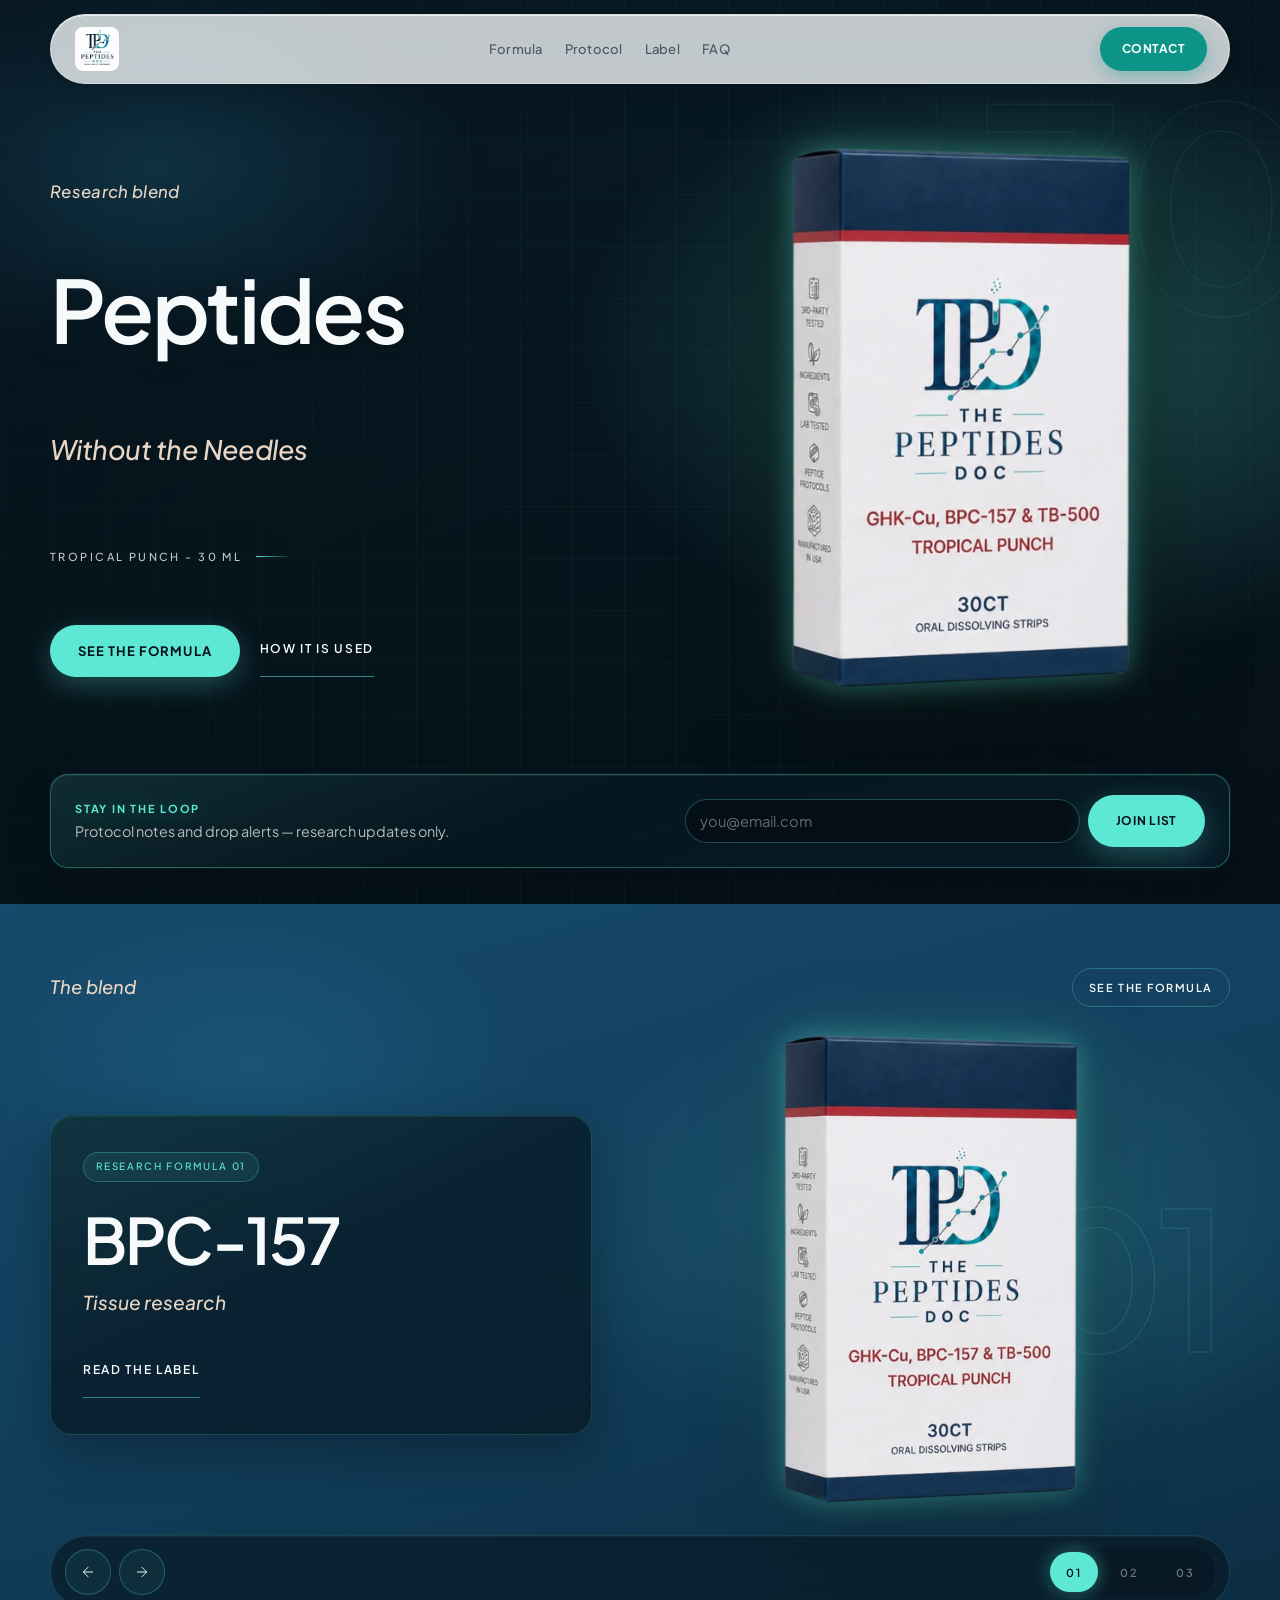
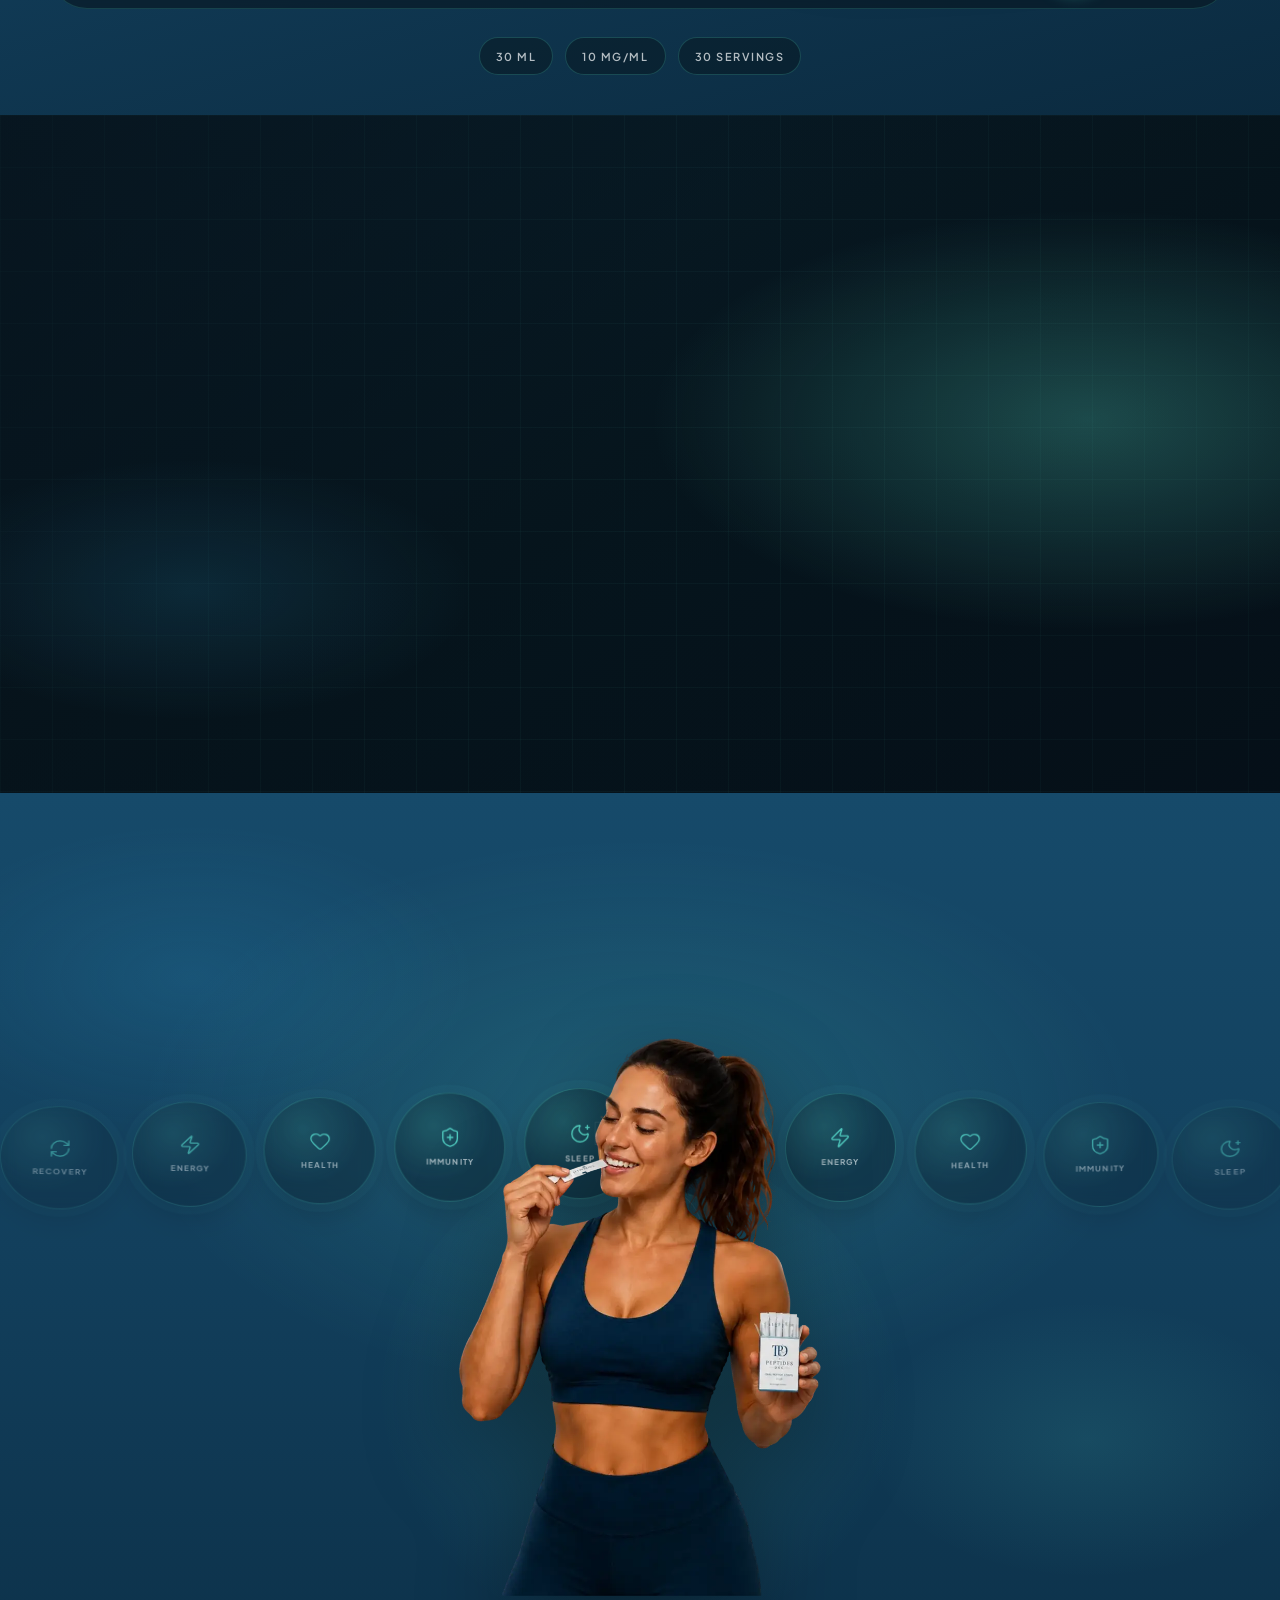
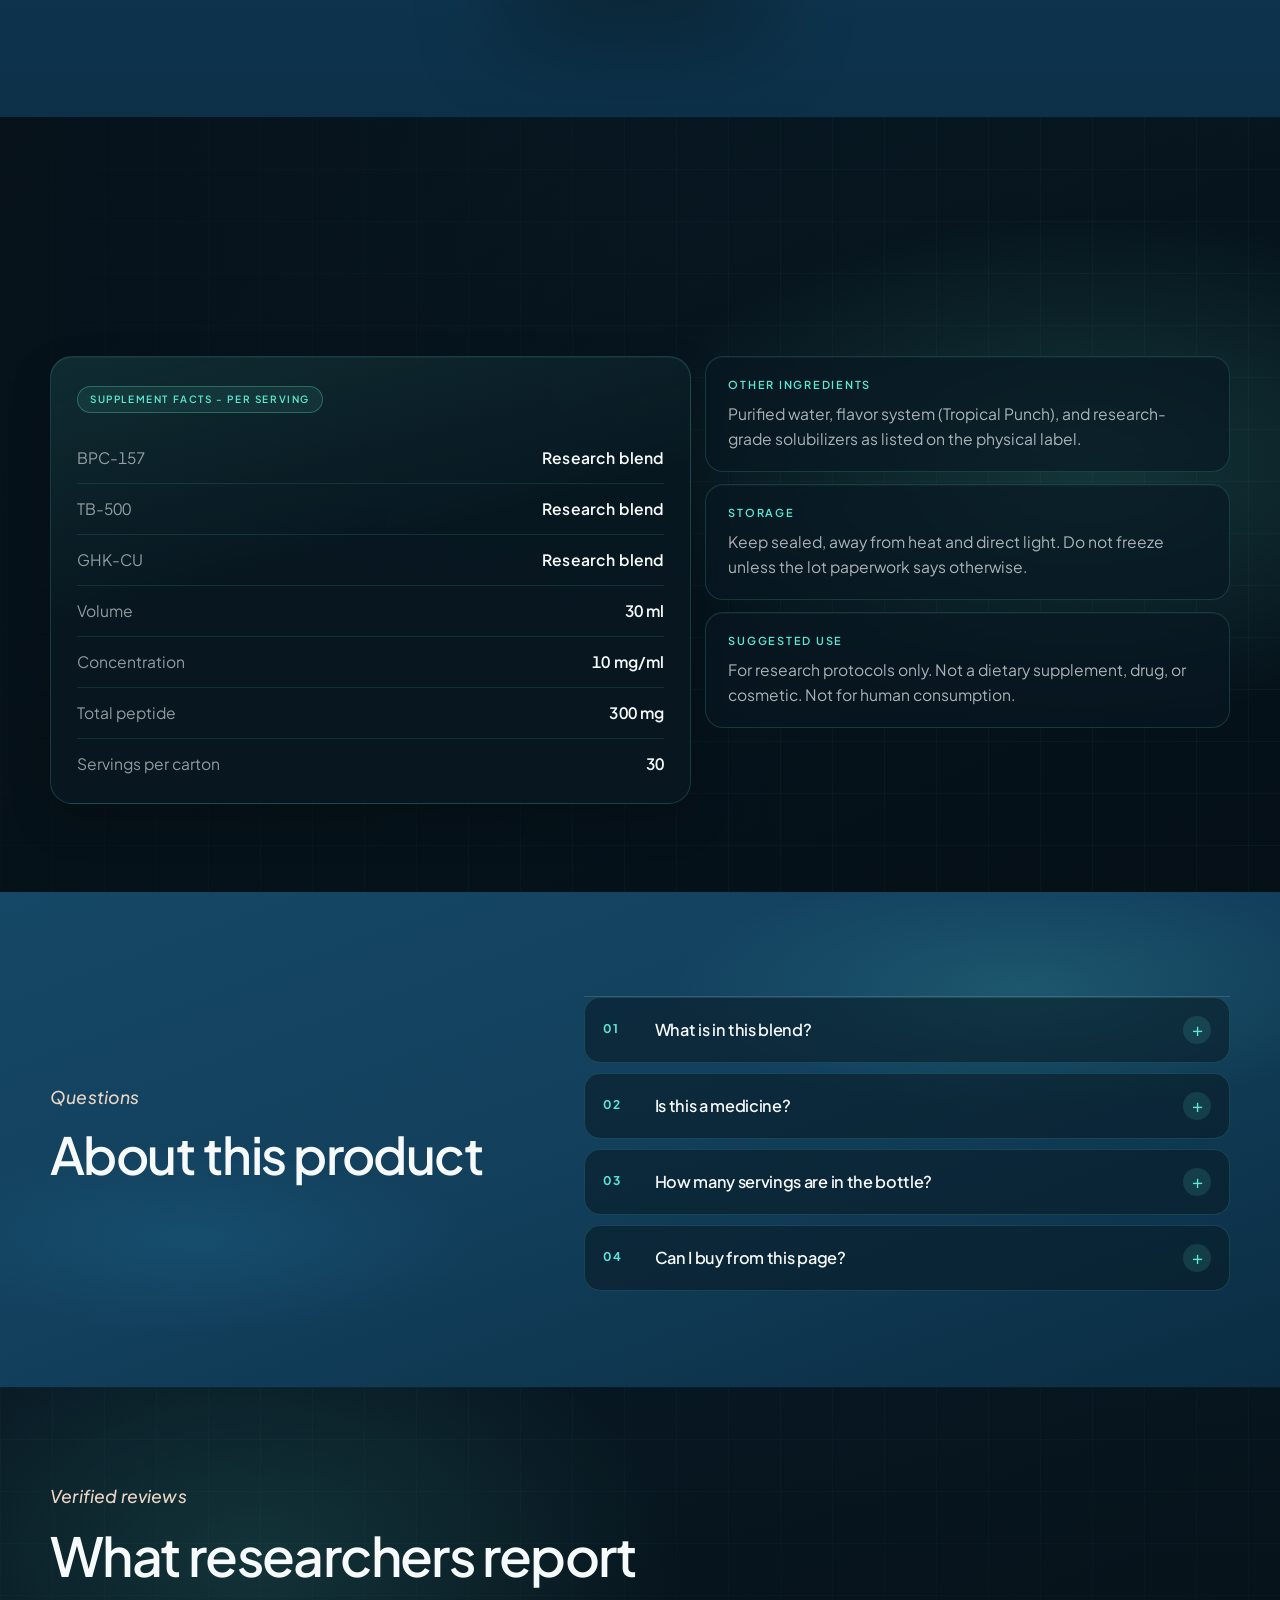
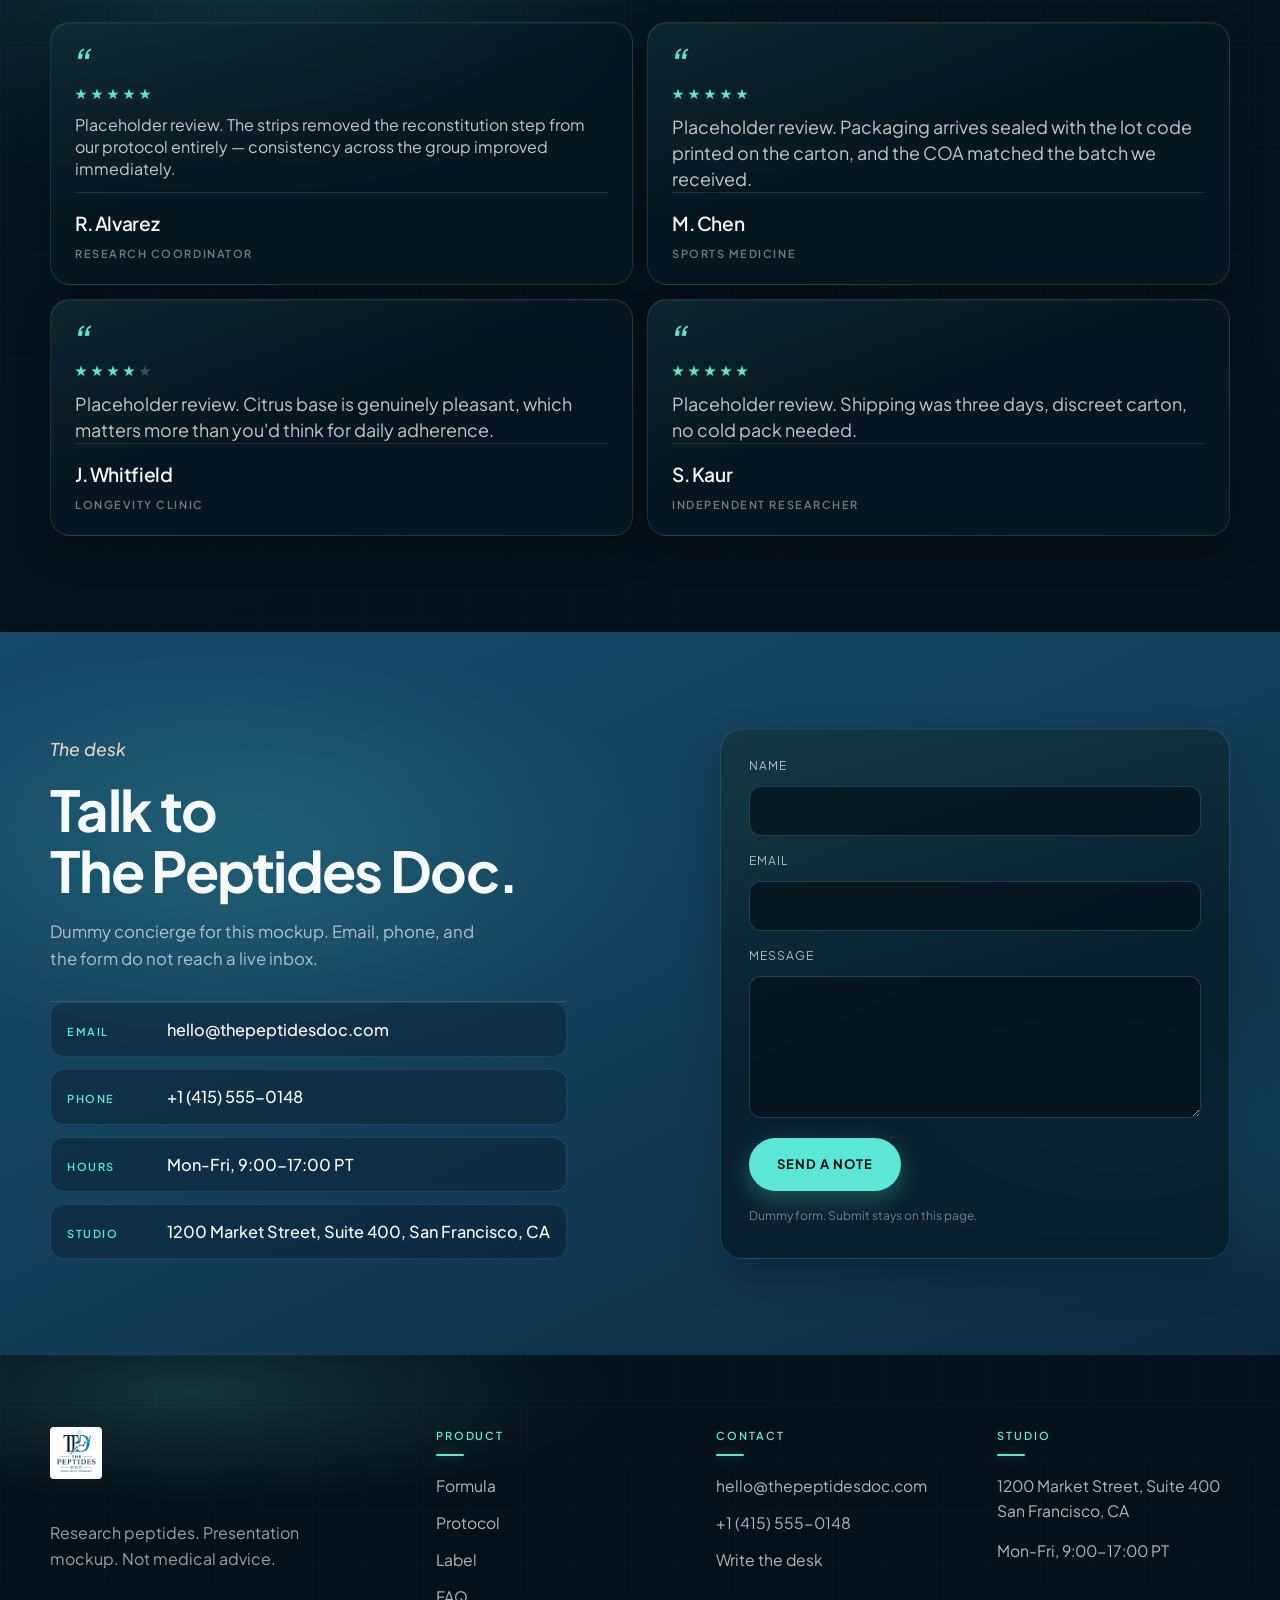
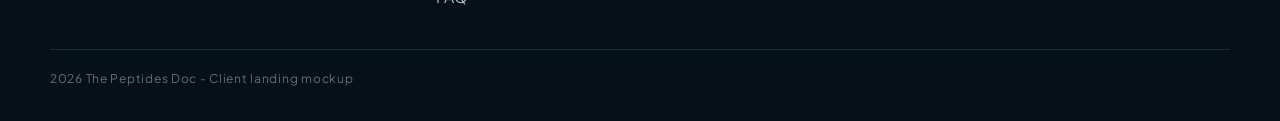
<file: index.html>
<!DOCTYPE html>
<html lang="en">

<head>
  <meta charset="UTF-8" />
  <meta name="viewport" content="width=device-width, initial-scale=1" />
  <title>Peptides</title>
  <link rel="preconnect" href="https://fonts.googleapis.com" />
  <link rel="preconnect" href="https://fonts.gstatic.com" crossorigin />
  <link
    href="https://fonts.googleapis.com/css2?family=Plus+Jakarta+Sans:wght@400;500;600;700&display=swap"
    rel="stylesheet" />
  <link rel="stylesheet" href="css/theme.css" />
  <link rel="stylesheet" href="css/a.css" />
  <link rel="stylesheet" href="css/product-story.css" />
</head>

<body class="layout-a page-product-story">
  <div class="noise" aria-hidden="true"></div>
  <header class="site-header">
    <div class="header-inner">
      <a class="brand" href="#top">
        <img src="assets/logo.webp" alt="The Peptides Doc" />
      </a>
      <nav class="nav" aria-label="Primary">
        <a href="#formula">Formula</a>
        <a href="#protocol">Protocol</a>
        <a href="#label">Label</a>
        <a href="#faq">FAQ</a>
      </nav>
      <div class="header-cta">
        <a class="btn" href="#contact">Contact</a>
        <button class="menu-toggle" type="button" aria-expanded="false" aria-label="Open menu"><span></span></button>
      </div>
    </div>
  </header>
  <main>
    <section class="ax-hero" id="top">
      <div class="wrap ax-hero-grid">
        <p class="kicker">Research blend</p>
        <h1>Peptides</h1>
        <p class="lede">Without the Needles</p>
        <p class="flavor-chip"><i></i> Tropical Punch - 30 ml</p>
        <div class="hero-actions">
          <a class="btn" href="#formula">See the formula</a>
          <a class="ax-link" href="#protocol">How it is used</a>
        </div>
        <div class="ax-hero-visual product-stage">
          <img src="assets/product_img.webp" alt="The Peptides Doc GHK-Cu, BPC-157 and TB-500 Tropical Punch box" />
        </div>
      </div>
      <div class="wrap">
        <div class="ps-signup ps-rail-signup">
          <div class="ps-signup-inner">
            <div class="ps-signup-copy">
              <p class="ps-signup-kicker">Stay in the loop</p>
              <p class="ps-signup-text">Protocol notes and drop alerts — research updates only.</p>
            </div>
            <form class="ps-signup-form" action="#" method="post">
              <label class="visually-hidden" for="ps-email">Email</label>
              <input id="ps-email" type="email" name="email" autocomplete="email" placeholder="you@email.com" required />
              <button class="btn" type="submit">Join list</button>
            </form>
          </div>
        </div>
      </div>
    </section>

    <section class="ax-product ax-show" id="blend" aria-roledescription="carousel" aria-label="The blend" tabindex="0">
      <div class="wrap ax-show-top">
        <span class="kicker">The blend</span>
        <a class="ax-link" href="#formula">See the formula</a>
      </div>
      <div class="wrap ax-show-slides">
        <article class="ax-show-slide is-active" data-slide>
          <div class="ax-show-visual">
            <span class="ax-show-num" aria-hidden="true">01</span>
            <img src="assets/product_img.webp"
              alt="The Peptides Doc GHK-Cu, BPC-157 and TB-500 Tropical Punch box" />
          </div>
          <div class="ax-show-copy">
            <p class="kicker">Research formula 01</p>
            <h2>BPC-157</h2>
            <p class="ax-show-role">Tissue research</p>
            <div class="hero-actions">
              <a class="ax-link" href="#label">Read the label</a>
            </div>
          </div>
        </article>
        <article class="ax-show-slide" data-slide aria-hidden="true">
          <div class="ax-show-visual">
            <span class="ax-show-num" aria-hidden="true">02</span>
            <img src="assets/product_img_2.webp" alt="The Peptides Doc Tropical Punch box, alternate angle" />
          </div>
          <div class="ax-show-copy">
            <p class="kicker">Research formula 02</p>
            <h2>TB-500</h2>
            <p class="ax-show-role">Mobility research</p>
            <div class="hero-actions">
              <a class="ax-link" href="#label">Read the label</a>
            </div>
          </div>
        </article>
        <article class="ax-show-slide" data-slide aria-hidden="true">
          <div class="ax-show-visual">
            <span class="ax-show-num" aria-hidden="true">03</span>
            <img src="assets/product_img_3.webp" alt="Close view of the Tropical Punch research blend carton" />
          </div>
          <div class="ax-show-copy">
            <p class="kicker">Research formula 03</p>
            <h2>GHK-CU</h2>
            <p class="ax-show-role">Copper peptide</p>
            <div class="hero-actions">
              <a class="ax-link" href="#label">Read the label</a>
            </div>
          </div>
        </article>
      </div>
      <div class="wrap ax-show-bar">
        <div class="ax-show-arrows">
          <button type="button" data-prev aria-label="Previous peptide">
            <svg viewBox="0 0 24 24" aria-hidden="true">
              <path d="M19 12H5M12 19l-7-7 7-7" />
            </svg>
          </button>
          <button type="button" data-next aria-label="Next peptide">
            <svg viewBox="0 0 24 24" aria-hidden="true">
              <path d="M5 12h14M12 5l7 7-7 7" />
            </svg>
          </button>
        </div>
        <div class="ax-show-index">
          <button type="button" data-dot="0" aria-current="true"
            aria-label="01 — show BPC-157"><span>01</span><i></i></button>
          <button type="button" data-dot="1" aria-current="false"
            aria-label="02 — show TB-500"><span>02</span><i></i></button>
          <button type="button" data-dot="2" aria-current="false"
            aria-label="03 — show GHK-CU"><span>03</span><i></i></button>
        </div>
      </div>
      <div class="ax-show-meta">
        <div class="wrap">
          <span>30 ml</span>
          <span>10 mg/ml</span>
          <span>30 servings</span>
        </div>
      </div>
    </section>

    <section class="ax-formula" id="formula">
      <div class="wrap">
        <header class="ax-formula-head">
          <p class="kicker">The formula</p>
          <h2>Three peptides,<br />one bottle</h2>
          <p>Each milliliter is mixed for research protocols that stack tissue support, mobility work, and
            copper-peptide signaling.</p>
        </header>
        <div class="ax-blend">
          <article>
            <div class="ax-name">
              <span class="ax-idx">01</span>
              <h3>BPC-157</h3>
            </div>
            <div class="ax-detail">
              <p class="ax-role">Tissue research</p>
              <p>The pentadecapeptide used in gut, tendon, and recovery models. Here it sits in the same protocol as
                TB-500 instead of a second vial.</p>
            </div>
          </article>
          <article>
            <div class="ax-name">
              <span class="ax-idx">02</span>
              <h3>TB-500</h3>
            </div>
            <div class="ax-detail">
              <p class="ax-role">Mobility research</p>
              <p>Thymosin beta-4 fragment studied for actin regulation and recovery windows. Paired so daily handling
                stays simple.</p>
            </div>
          </article>
          <article>
            <div class="ax-name">
              <span class="ax-idx">03</span>
              <h3>GHK-CU</h3>
            </div>
            <div class="ax-detail">
              <p class="ax-role">Copper peptide</p>
              <p>The copper-binding tripeptide associated with repair and skin-quality research - rounded out with
                Tropical Punch flavoring.</p>
            </div>
          </article>
        </div>
      </div>
    </section>

    <section class="ax-protocol" id="protocol">
      <div class="wrap">
        <header class="ax-protocol-head">
          <h2>Just 3 easy steps</h2>
          <p>Dissolves in seconds. Zero needles. No reconstitution.</p>
        </header>
      </div>
      <div class="ax-easy-stage">
        <ul class="ax-orbit" aria-hidden="true">
          <li>
            <svg viewBox="0 0 24 24">
              <path
                d="M18 5h4M20 3v4M20.985 12.486a9 9 0 1 1-9.473-9.472c.405-.022.617.46.402.803a6 6 0 0 0 8.268 8.268c.344-.215.825-.004.803.401" />
            </svg>
            <span>Sleep</span>
          </li>
          <li>
            <svg viewBox="0 0 24 24">
              <path
                d="M3 12a9 9 0 0 1 9-9 9.75 9.75 0 0 1 6.74 2.74L21 8M21 3v5h-5M21 12a9 9 0 0 1-9 9 9.75 9.75 0 0 1-6.74-2.74L3 16M8 16H3v5" />
            </svg>
            <span>Recovery</span>
          </li>
          <li>
            <svg viewBox="0 0 24 24">
              <path
                d="M4 14a1 1 0 0 1-.78-1.63l9.9-10.2a.5.5 0 0 1 .86.46l-1.92 6.02A1 1 0 0 0 13 10h7a1 1 0 0 1 .78 1.63l-9.9 10.2a.5.5 0 0 1-.86-.46l1.92-6.02A1 1 0 0 0 11 14z" />
            </svg>
            <span>Energy</span>
          </li>
          <li>
            <svg viewBox="0 0 24 24">
              <path
                d="M2 9.5a5.5 5.5 0 0 1 9.591-3.676.56.56 0 0 0 .818 0A5.49 5.49 0 0 1 22 9.5c0 2.29-1.5 4-3 5.5l-5.492 5.313a2 2 0 0 1-3 .019L5 15c-1.5-1.5-3-3.2-3-5.5" />
            </svg>
            <span>Health</span>
          </li>
          <li>
            <svg viewBox="0 0 24 24">
              <path
                d="M20 13c0 5-3.5 7.5-7.66 8.95a1 1 0 0 1-.67-.01C7.5 20.5 4 18 4 13V6a1 1 0 0 1 1-1c2 0 4.5-1.2 6.24-2.72a1.17 1.17 0 0 1 1.52 0C14.51 3.81 17 5 19 5a1 1 0 0 1 1 1zM9 12h6M12 9v6" />
            </svg>
            <span>Immunity</span>
          </li>
        </ul>
        <img src="assets/steps-model-orig.webp"
          alt="Athlete placing a Peptides Doc oral dissolving strip on her tongue" />
        <div class="wrap">
          <div class="ax-steps">
            <article>
              <span class="ax-idx">1</span>
              <svg viewBox="0 0 24 24" aria-hidden="true">
                <path d="M12 17V3M6 11l6 6 6-6M19 21H5" />
              </svg>
              <div>
                <h3>Place</h3>
                <p>Place one strip on your tongue.</p>
              </div>
            </article>
            <article>
              <span class="ax-idx">2</span>
              <svg viewBox="0 0 24 24" aria-hidden="true">
                <path
                  d="M7 16.3c2.2 0 4-1.83 4-4.05 0-1.16-.57-2.26-1.71-3.19S7.29 6.75 7 5.3c-.29 1.45-1.14 2.84-2.29 3.76S3 11.1 3 12.25c0 2.22 1.8 4.05 4 4.05zM12.56 6.6A10.97 10.97 0 0 0 14 3.02c.5 2.5 2 4.9 4 6.5s3 3.5 3 5.5a6.98 6.98 0 0 1-11.91 4.97" />
              </svg>
              <div>
                <h3>Dissolve</h3>
                <p>Press to the roof of your mouth, do not swallow.</p>
              </div>
            </article>
            <article>
              <span class="ax-idx">3</span>
              <svg viewBox="0 0 24 24" aria-hidden="true">
                <circle cx="12" cy="12" r="10" />
                <path d="M12 6v6l4 2" />
              </svg>
              <div>
                <h3>Wait</h3>
                <p>No food or drinks for 20 minutes.</p>
              </div>
            </article>
          </div>
        </div>
      </div>
    </section>

    <section class="ax-label" id="label">
      <div class="wrap">
        <header class="ax-label-head">
          <div>
            <p class="kicker">The label</p>
            <h2>What is on the carton</h2>
          </div>
          <p>Same facts panel you would expect on the product page - pulled forward so the landing page can stand alone.
          </p>
        </header>
        <div class="ax-sheet">
          <div class="ax-facts">
            <h3>Supplement facts - per serving</h3>
            <div class="facts-row"><span>BPC-157</span><strong>Research blend</strong></div>
            <div class="facts-row"><span>TB-500</span><strong>Research blend</strong></div>
            <div class="facts-row"><span>GHK-CU</span><strong>Research blend</strong></div>
            <div class="facts-row"><span>Volume</span><strong>30 ml</strong></div>
            <div class="facts-row"><span>Concentration</span><strong>10 mg/ml</strong></div>
            <div class="facts-row"><span>Total peptide</span><strong>300 mg</strong></div>
            <div class="facts-row"><span>Servings per carton</span><strong>30</strong></div>
          </div>
          <div class="ax-notes">
            <article>
              <h3>Other ingredients</h3>
              <p>Purified water, flavor system (Tropical Punch), and research-grade solubilizers as listed on the
                physical label.</p>
            </article>
            <article>
              <h3>Storage</h3>
              <p>Keep sealed, away from heat and direct light. Do not freeze unless the lot paperwork says otherwise.
              </p>
            </article>
            <article>
              <h3>Suggested use</h3>
              <p>For research protocols only. Not a dietary supplement, drug, or cosmetic. Not for human consumption.
              </p>
            </article>
          </div>
        </div>
      </div>
    </section>

    <section class="ax-faq" id="faq">
      <div class="wrap ax-faq-layout">
        <header class="ax-faq-head">
          <p class="kicker">Questions</p>
          <h2>About this product</h2>
        </header>
        <div class="faq">
          <div class="faq-item">
            <button type="button" aria-expanded="false">What is in this blend?<span>+</span></button>
            <div class="answer">
              <p>BPC-157, TB-500, and GHK-Cu in a Tropical Punch research solution. Total labeled content is 300 mg
                across 30 ml at 10 mg/ml.</p>
            </div>
          </div>
          <div class="faq-item">
            <button type="button" aria-expanded="false">Is this a medicine?<span>+</span></button>
            <div class="answer">
              <p>No. This mockup follows a research-use brand. It is not intended to diagnose, treat, cure, or prevent
                any disease.</p>
            </div>
          </div>
          <div class="faq-item">
            <button type="button" aria-expanded="false">How many servings are in the bottle?<span>+</span></button>
            <div class="answer">
              <p>Thirty servings are printed on the spec strip, matching a 30 ml carton.</p>
            </div>
          </div>
          <div class="faq-item">
            <button type="button" aria-expanded="false">Can I buy from this page?<span>+</span></button>
            <div class="answer">
              <p>No. This is a product landing for the client review - story and specs only, no cart.</p>
            </div>
          </div>
        </div>
      </div>
    </section>

    <section class="ax-reviews" id="reviews" aria-labelledby="reviews-title">
      <div class="wrap">
        <header class="ax-reviews-head">
          <div>
            <p class="kicker">Verified reviews</p>
            <h2 id="reviews-title">What researchers report</h2>
          </div>
        </header>
        <div class="ax-reviews-grid">
          <figure>
            <span class="ax-quote" aria-hidden="true">“</span>
            <p class="ax-stars" role="img" aria-label="5 out of 5"><i></i><i></i><i></i><i></i><i></i></p>
            <blockquote>
              <p>Placeholder review. The strips removed the reconstitution step from our protocol entirely — consistency
                across the group improved immediately.</p>
            </blockquote>
            <figcaption>
              <p class="ax-review-name">R. Alvarez</p>
              <p class="ax-review-role">Research coordinator</p>
            </figcaption>
          </figure>
          <figure>
            <span class="ax-quote" aria-hidden="true">“</span>
            <p class="ax-stars" role="img" aria-label="5 out of 5"><i></i><i></i><i></i><i></i><i></i></p>
            <blockquote>
              <p>Placeholder review. Packaging arrives sealed with the lot code printed on the carton, and the COA
                matched the batch we received.</p>
            </blockquote>
            <figcaption>
              <p class="ax-review-name">M. Chen</p>
              <p class="ax-review-role">Sports medicine</p>
            </figcaption>
          </figure>
          <figure>
            <span class="ax-quote" aria-hidden="true">“</span>
            <p class="ax-stars" role="img" aria-label="4 out of 5"><i></i><i></i><i></i><i></i><i class="is-off"></i>
            </p>
            <blockquote>
              <p>Placeholder review. Citrus base is genuinely pleasant, which matters more than you'd think for daily
                adherence.</p>
            </blockquote>
            <figcaption>
              <p class="ax-review-name">J. Whitfield</p>
              <p class="ax-review-role">Longevity clinic</p>
            </figcaption>
          </figure>
          <figure>
            <span class="ax-quote" aria-hidden="true">“</span>
            <p class="ax-stars" role="img" aria-label="5 out of 5"><i></i><i></i><i></i><i></i><i></i></p>
            <blockquote>
              <p>Placeholder review. Shipping was three days, discreet carton, no cold pack needed.</p>
            </blockquote>
            <figcaption>
              <p class="ax-review-name">S. Kaur</p>
              <p class="ax-review-role">Independent researcher</p>
            </figcaption>
          </figure>
        </div>
      </div>
    </section>

    <section class="ax-close" id="contact">
      <div class="wrap ax-close-grid">
        <div class="ax-close-copy">
          <p class="kicker">The desk</p>
          <h2>Talk to<br />The Peptides Doc.</h2>
          <p class="lede">Dummy concierge for this mockup. Email, phone, and the form do not reach a live inbox.</p>
          <ul class="contact-points">
            <li>
              <span>Email</span>
              <a href="mailto:hello@thepeptidesdoc.com">hello@thepeptidesdoc.com</a>
            </li>
            <li>
              <span>Phone</span>
              <a href="tel:+14155550148">+1 (415) 555-0148</a>
            </li>
            <li>
              <span>Hours</span>
              <b>Mon-Fri, 9:00-17:00 PT</b>
            </li>
            <li>
              <span>Studio</span>
              <b>1200 Market Street, Suite 400, San Francisco, CA</b>
            </li>
          </ul>
        </div>
        <form class="contact-form" action="#" method="post">
          <label>Name
            <input type="text" name="name" autocomplete="name" required />
          </label>
          <label>Email
            <input type="email" name="email" autocomplete="email" required />
          </label>
          <label>Message
            <textarea name="message" required></textarea>
          </label>
          <button class="btn" type="submit">Send a note</button>
          <p class="hint">Dummy form. Submit stays on this page.</p>
        </form>
      </div>
    </section>
  </main>
  <footer class="site-footer">
    <div class="wrap footer-grid">
      <div>
        <a class="brand" href="#top"><img src="assets/logo.webp" alt="The Peptides Doc" /></a>
        <p>Research peptides. Presentation mockup. Not medical advice.</p>
      </div>
      <div>
        <h4>Product</h4>
        <ul>
          <li><a href="#formula">Formula</a></li>
          <li><a href="#protocol">Protocol</a></li>
          <li><a href="#label">Label</a></li>
          <li><a href="#faq">FAQ</a></li>
        </ul>
      </div>
      <div>
        <h4>Contact</h4>
        <ul>
          <li><a href="mailto:hello@thepeptidesdoc.com">hello@thepeptidesdoc.com</a></li>
          <li><a href="tel:+14155550148">+1 (415) 555-0148</a></li>
          <li><a href="#contact">Write the desk</a></li>
        </ul>
      </div>
      <div>
        <h4>Studio</h4>
        <p>1200 Market Street, Suite 400<br />San Francisco, CA</p>
        <p>Mon-Fri, 9:00-17:00 PT</p>
      </div>
    </div>
    <div class="wrap legal">2026 The Peptides Doc - Client landing mockup</div>
  </footer>
  <script src="js/main.js"></script>
</body>

</html>
</file>
<file: css/theme.css>
:root {
  --bg: #07141f;
  --bg-2: #0a1b2c;
  --card: #0e2438;
  --card-2: #123049;
  --line: rgba(160, 210, 225, 0.14);
  --text: #eef5fb;
  --muted: #8aa3b7;
  --accent: #7ed4c8;
  --accent-dim: rgba(126, 212, 200, 0.14);
  --punch: #e27a58;
  --btn: #efeae0;
  --btn-text: #0b1722;
  --shadow: 0 24px 60px rgba(0, 0, 0, 0.35);
  --radius: 18px;
  --display: "Syne", system-ui, sans-serif;
  --sans: "Outfit", system-ui, sans-serif;
  --header: 92px;
  --presenter: 42px;
}

*,
*::before,
*::after {
  box-sizing: border-box;
}

html {
  scroll-behavior: smooth;
}

body {
  margin: 0;
  min-height: 100vh;
  font-family: var(--sans);
  color: var(--text);
  background: var(--bg);
  line-height: 1.55;
}

body::before {
  content: "";
  position: fixed;
  inset: 0;
  pointer-events: none;
  z-index: 0;
  background:
    radial-gradient(900px 500px at 15% -10%, rgba(126, 212, 200, 0.12), transparent 55%),
    radial-gradient(700px 480px at 90% 10%, rgba(226, 122, 88, 0.08), transparent 50%),
    linear-gradient(180deg, #081623 0%, var(--bg) 28%, var(--bg) 100%);
}

img {
  max-width: 100%;
  display: block;
}

a {
  color: inherit;
  text-decoration: none;
}

button,
input {
  font: inherit;
}

.noise {
  position: fixed;
  inset: 0;
  pointer-events: none;
  z-index: 1;
  opacity: 0.045;
  background-image: url("data:image/svg+xml,%3Csvg xmlns='http://www.w3.org/2000/svg' width='160' height='160'%3E%3Cfilter id='n'%3E%3CfeTurbulence type='fractalNoise' baseFrequency='.8' numOctaves='4' stitchTiles='stitch'/%3E%3C/filter%3E%3Crect width='100%25' height='100%25' filter='url(%23n)'/%3E%3C/svg%3E");
}

.presenter,
.site-header,
main,
.site-footer {
  position: relative;
  z-index: 2;
}

/* Presenter strip */
.presenter {
  height: auto;
  min-height: var(--presenter);
  display: flex;
  align-items: center;
  justify-content: center;
  flex-wrap: wrap;
  gap: 14px 18px;
  padding: 8px 16px;
  background: #050e16;
  border-bottom: 1px solid var(--line);
  font-size: 12px;
  letter-spacing: 0.16em;
  text-transform: uppercase;
  color: var(--muted);
}

.presenter a {
  color: var(--muted);
  padding: 4px 2px;
}

.presenter a:hover,
.presenter a[aria-current="page"] {
  color: var(--accent);
}

.presenter .sep {
  width: 4px;
  height: 4px;
  border-radius: 50%;
  background: var(--line);
}

/* Header */
.site-header {
  position: sticky;
  top: 0;
  z-index: 20;
  height: var(--header);
  display: flex;
  align-items: center;
  backdrop-filter: blur(16px);
  background: rgba(7, 20, 31, 0.78);
  border-bottom: 1px solid var(--line);
}

.header-inner,
.wrap {
  width: min(1160px, calc(100% - 40px));
  margin: 0 auto;
}

.header-inner {
  display: flex;
  align-items: center;
  justify-content: space-between;
  gap: 24px;
}

.brand {
  display: flex;
  align-items: center;
  gap: 12px;
}

.brand img {
  display: block;
  height: 68px;
  width: auto;
  border-radius: 12px;
  background: #fff;
}

.site-footer .brand img {
  height: 88px;
}

.nav {
  display: flex;
  gap: 28px;
  font-size: 13px;
  letter-spacing: 0.14em;
  text-transform: uppercase;
  color: var(--muted);
}

.nav a:hover {
  color: var(--text);
}

.header-cta {
  display: flex;
  align-items: center;
  gap: 12px;
}

.menu-toggle {
  display: none;
  width: 42px;
  height: 42px;
  border: 1px solid var(--line);
  background: transparent;
  color: var(--text);
  border-radius: 10px;
  cursor: pointer;
  place-items: center;
}

.menu-toggle span,
.menu-toggle span::before,
.menu-toggle span::after {
  display: block;
  width: 16px;
  height: 2px;
  background: currentColor;
  position: relative;
}

.menu-toggle span::before,
.menu-toggle span::after {
  content: "";
  position: absolute;
  left: 0;
}

.menu-toggle span::before {
  top: -5px;
}

.menu-toggle span::after {
  top: 5px;
}

/* Buttons */
.btn {
  display: inline-flex;
  align-items: center;
  justify-content: center;
  gap: 8px;
  min-height: 52px;
  padding: 0 28px;
  border: 0;
  border-radius: 999px;
  background: var(--btn);
  color: var(--btn-text);
  font-weight: 600;
  letter-spacing: 0.08em;
  text-transform: uppercase;
  font-size: 13px;
  cursor: pointer;
  transition: transform 0.2s ease, box-shadow 0.2s ease;
}

.btn:hover {
  transform: translateY(-1px);
  box-shadow: 0 10px 28px rgba(239, 234, 224, 0.18);
}

.btn-ghost {
  background: transparent;
  color: var(--text);
  border: 1px solid var(--line);
}

.btn-ghost:hover {
  box-shadow: none;
  border-color: var(--accent);
}

.btn-block {
  width: 100%;
}

/* Type */
.kicker {
  display: inline-flex;
  align-items: center;
  gap: 10px;
  color: var(--accent);
  letter-spacing: 0.22em;
  text-transform: uppercase;
  font-size: 12px;
  font-weight: 600;
  margin: 0 0 16px;
}

.kicker::before {
  content: "";
  width: 22px;
  height: 1px;
  background: var(--accent);
}

h1,
h2,
h3 {
  font-family: var(--display);
  line-height: 1.08;
  margin: 0;
  letter-spacing: -0.03em;
}

h1 {
  font-size: clamp(2.4rem, 5vw, 4.4rem);
  font-weight: 800;
}

h2 {
  font-size: clamp(1.8rem, 3vw, 2.8rem);
}

h3 {
  font-size: 1.2rem;
  letter-spacing: -0.02em;
}

.lede {
  font-size: 1.12rem;
  color: var(--muted);
  max-width: 46ch;
}

.section {
  padding: 88px 0;
}

.section-head {
  display: flex;
  justify-content: space-between;
  align-items: end;
  gap: 24px;
  margin-bottom: 36px;
}

.section-head p {
  color: var(--muted);
  max-width: 36ch;
  margin: 0;
}

.flavor-chip {
  display: inline-flex;
  align-items: center;
  gap: 8px;
  padding: 6px 12px;
  border-radius: 999px;
  background: rgba(226, 122, 88, 0.14);
  color: #f3b79a;
  font-size: 12px;
  letter-spacing: 0.14em;
  text-transform: uppercase;
  font-weight: 600;
}

.flavor-chip i {
  width: 8px;
  height: 8px;
  border-radius: 50%;
  background: var(--punch);
  display: block;
}

/* Product stage */
.product-stage {
  position: relative;
  display: grid;
  place-items: center;
}

.product-stage img {
  width: min(440px, 100%);
  height: auto;
  filter: drop-shadow(0 28px 50px rgba(0, 0, 0, 0.45));
  border-radius: 0;
  mix-blend-mode: lighten;
}

.product-stage::after {
  content: "";
  position: absolute;
  width: 70%;
  height: 40%;
  bottom: 6%;
  border-radius: 50%;
  background: radial-gradient(circle, rgba(126, 212, 200, 0.28), transparent 70%);
  z-index: -1;
  filter: blur(8px);
}

/* Specs */
.specs {
  display: grid;
  grid-template-columns: repeat(4, 1fr);
  gap: 12px;
}

.spec {
  background: rgba(14, 36, 56, 0.7);
  border: 1px solid var(--line);
  border-radius: var(--radius);
  padding: 18px 16px;
}

.spec span {
  display: block;
  color: var(--muted);
  font-size: 11px;
  letter-spacing: 0.16em;
  text-transform: uppercase;
}

.spec strong {
  display: block;
  margin-top: 6px;
  font-size: 1.15rem;
  font-weight: 600;
}

/* Cards */
.grid-3 {
  display: grid;
  grid-template-columns: repeat(3, 1fr);
  gap: 16px;
}

.card {
  background: linear-gradient(180deg, rgba(18, 48, 73, 0.65), rgba(14, 36, 56, 0.9));
  border: 1px solid var(--line);
  border-radius: 22px;
  padding: 28px;
  min-height: 100%;
}

.card .idx {
  color: var(--accent);
  font-size: 12px;
  letter-spacing: 0.18em;
  text-transform: uppercase;
  margin-bottom: 18px;
}

.card p {
  color: var(--muted);
  margin: 12px 0 0;
}

.hero-actions {
  margin-top: 24px;
  display: flex;
  gap: 12px;
  flex-wrap: wrap;
}

.pay-hint {
  color: var(--muted);
  font-size: 13px;
  text-align: center;
  margin-top: 14px;
}

/* Label */
.label-grid {
  display: grid;
  grid-template-columns: 1.1fr 0.9fr;
  gap: 16px;
}

.facts {
  background: var(--card);
  border: 1px solid var(--line);
  border-radius: 22px;
  padding: 28px;
}

.facts h3 {
  margin-bottom: 16px;
}

.facts-row {
  display: flex;
  justify-content: space-between;
  gap: 16px;
  padding: 12px 0;
  border-bottom: 1px solid var(--line);
  color: var(--muted);
}

.facts-row strong {
  color: var(--text);
  font-weight: 500;
}

.side-notes {
  display: grid;
  gap: 12px;
}

.note {
  background: var(--card);
  border: 1px solid var(--line);
  border-radius: 16px;
  padding: 18px 20px;
}

.note h3 {
  font-size: 0.95rem;
  margin-bottom: 8px;
}

.note p {
  margin: 0;
  color: var(--muted);
  font-size: 0.92rem;
}

/* FAQ */
.faq {
  display: grid;
  gap: 10px;
}

.faq-item {
  border: 1px solid var(--line);
  border-radius: 16px;
  background: rgba(14, 36, 56, 0.55);
  overflow: hidden;
}

.faq-item button {
  width: 100%;
  text-align: left;
  background: transparent;
  border: 0;
  color: var(--text);
  padding: 18px 20px;
  display: flex;
  justify-content: space-between;
  align-items: center;
  gap: 16px;
  cursor: pointer;
  font-weight: 500;
}

.faq-item button span {
  color: var(--accent);
  font-size: 1.4rem;
  line-height: 1;
}

.faq-item .answer {
  display: none;
  padding: 0 20px 18px;
  color: var(--muted);
}

.faq-item.open .answer {
  display: block;
}

/* Close CTA */
.close-cta {
  text-align: center;
  padding: 96px 0 80px;
}

.close-cta .panel {
  background:
    radial-gradient(600px 180px at 50% 0%, rgba(126, 212, 200, 0.16), transparent 60%),
    var(--card);
  border: 1px solid var(--line);
  border-radius: 28px;
  padding: 64px 24px;
}

.close-cta p {
  color: var(--muted);
  max-width: 46ch;
  margin: 16px auto 28px;
}

/* Footer */
.site-footer {
  border-top: 1px solid var(--line);
  padding: 48px 0 28px;
  background: #050e16;
}

.footer-grid {
  display: grid;
  grid-template-columns: 1.4fr repeat(3, 1fr);
  gap: 32px;
  margin-bottom: 36px;
}

.site-footer h4 {
  margin: 0 0 14px;
  font-size: 12px;
  letter-spacing: 0.16em;
  text-transform: uppercase;
  color: var(--muted);
  font-weight: 600;
}

.site-footer a,
.site-footer p {
  color: var(--muted);
  font-size: 0.95rem;
}

.site-footer ul {
  list-style: none;
  margin: 0;
  padding: 0;
  display: grid;
  gap: 8px;
}

.legal {
  border-top: 1px solid var(--line);
  padding-top: 18px;
  font-size: 12px;
  color: var(--muted);
}

.site-footer a:hover {
  color: var(--accent);
}

.contact-band {
  padding: 96px 0 88px;
  border-top: 1px solid var(--line);
  scroll-margin-top: 140px;
  background:
    radial-gradient(720px 280px at 12% 0%, rgba(126, 212, 200, 0.14), transparent 58%),
    linear-gradient(180deg, rgba(14, 36, 56, 0.35), transparent 70%);
}

.contact-layout {
  display: grid;
  grid-template-columns: 0.95fr 1.05fr;
  gap: 48px;
  align-items: start;
}

.contact-copy h2 {
  margin-bottom: 12px;
  max-width: 14ch;
}

.contact-copy .lede {
  margin: 0 0 28px;
}

.contact-points {
  list-style: none;
  margin: 0;
  padding: 0;
  display: grid;
  gap: 14px;
}

.contact-points li {
  display: grid;
  gap: 4px;
  padding: 16px 18px;
  border: 1px solid var(--line);
  border-radius: 16px;
  background: rgba(14, 36, 56, 0.55);
}

.contact-points span {
  font-size: 11px;
  letter-spacing: 0.16em;
  text-transform: uppercase;
  color: var(--accent);
  font-weight: 600;
}

.contact-points a,
.contact-points b {
  color: var(--text);
  font-weight: 500;
  font-size: 1.02rem;
}

.contact-form {
  display: grid;
  gap: 14px;
  padding: 28px;
  border: 1px solid var(--line);
  border-radius: 24px;
  background: rgba(8, 20, 32, 0.72);
  box-shadow: var(--shadow);
}

.contact-form label {
  display: grid;
  gap: 8px;
  font-size: 12px;
  letter-spacing: 0.12em;
  text-transform: uppercase;
  color: var(--muted);
}

.contact-form input,
.contact-form textarea {
  width: 100%;
  border: 1px solid var(--line);
  border-radius: 12px;
  background: rgba(7, 20, 31, 0.85);
  color: var(--text);
  padding: 12px 14px;
  font: inherit;
  letter-spacing: 0;
  text-transform: none;
}

.contact-form textarea {
  min-height: 120px;
  resize: vertical;
}

.contact-form input:focus,
.contact-form textarea:focus {
  outline: 2px solid rgba(126, 212, 200, 0.45);
  border-color: var(--accent);
}

.contact-form .btn {
  justify-self: start;
  margin-top: 6px;
}

.contact-form .hint {
  margin: 0;
  color: var(--muted);
  font-size: 12px;
}

/* Hub */
.hub-hero {
  padding: 72px 0 24px;
  text-align: center;
}

.hub-hero p {
  color: var(--muted);
  max-width: 52ch;
  margin: 16px auto 0;
}

.sample-grid {
  display: grid;
  grid-template-columns: repeat(3, 1fr);
  gap: 18px;
  padding: 28px 0 80px;
}

.sample-card {
  display: flex;
  flex-direction: column;
  border: 1px solid var(--line);
  border-radius: 24px;
  overflow: hidden;
  background: var(--card);
  min-height: 420px;
  transition: transform 0.2s ease, border-color 0.2s ease;
}

.sample-card:hover {
  transform: translateY(-4px);
  border-color: rgba(126, 212, 200, 0.4);
}

.sample-preview {
  height: 240px;
  position: relative;
  background: #0a1a29;
  overflow: hidden;
}

.mini-a,
.mini-b,
.mini-c {
  position: absolute;
  inset: 24px;
}

.mini-a {
  display: grid;
  grid-template-columns: 0.9fr 1.1fr;
  gap: 12px;
}

.mini-box {
  background: #efeae0;
  border-radius: 12px;
}

.mini-lines {
  display: grid;
  align-content: start;
  gap: 8px;
  padding-top: 12px;
}

.mini-lines i,
.mini-lines b,
.mini-lines em {
  display: block;
  height: 8px;
  border-radius: 99px;
  background: rgba(255, 255, 255, 0.16);
}

.mini-lines b {
  width: 80%;
  height: 14px;
  background: rgba(255, 255, 255, 0.55);
}

.mini-lines em {
  width: 42%;
  height: 18px;
  background: var(--btn);
}

.mini-b {
  display: grid;
  justify-items: center;
  gap: 10px;
}

.mini-b .mini-box {
  width: 92px;
  height: 92px;
}

.mini-b .mini-lines {
  width: 70%;
  justify-items: center;
}

.mini-c {
  display: grid;
  grid-template-columns: 0.7fr 1.3fr;
  gap: 10px;
}

.mini-c .mini-box {
  height: 100%;
}

.sample-meta {
  padding: 22px 22px 24px;
}

.sample-meta span {
  color: var(--accent);
  font-size: 11px;
  letter-spacing: 0.18em;
  text-transform: uppercase;
}

.sample-meta h2 {
  font-size: 1.4rem;
  margin: 8px 0 8px;
}

.sample-meta p {
  margin: 0;
  color: var(--muted);
  font-size: 0.95rem;
}

/* Layout A */
.layout-a .hero {
  display: grid;
  grid-template-columns: 1fr 1fr;
  gap: 56px;
  align-items: center;
  padding: 56px 0 32px;
}

.layout-a .hero-copy .lede {
  margin: 18px 0 22px;
}

.layout-a .specs {
  margin: 40px 0 8px;
}

/* Layout B */
.layout-b .hero {
  text-align: center;
  padding: 48px 0 24px;
}

.layout-b .hero-copy {
  max-width: 760px;
  margin: 0 auto 8px;
}

.layout-b .lede {
  margin: 16px auto 24px;
}

.layout-b .hero-actions {
  display: flex;
  justify-content: center;
  gap: 12px;
  flex-wrap: wrap;
}

.layout-b .kicker,
.layout-b .section-head {
  justify-content: center;
  text-align: center;
}

.layout-b .kicker {
  width: 100%;
}

.layout-b .section-head {
  flex-direction: column;
  align-items: center;
}

.layout-b .section-head p,
.layout-b .lede {
  margin-left: auto;
  margin-right: auto;
}

.layout-b .specs {
  margin-top: 48px;
}

.layout-b .product-stage {
  margin: 8px 0 28px;
}

/* Layout C */
.layout-c .split {
  display: grid;
  grid-template-columns: 420px 1fr;
  gap: 48px;
  align-items: start;
  padding: 40px 0 72px;
}

.layout-c .sticky-panel {
  position: sticky;
  top: calc(var(--header) + 24px);
  background: rgba(14, 36, 56, 0.72);
  border: 1px solid var(--line);
  border-radius: 28px;
  padding: 28px 24px 24px;
  backdrop-filter: blur(12px);
}

.layout-c .sticky-panel h1 {
  font-size: clamp(1.7rem, 2.4vw, 2.3rem);
  margin: 10px 0 8px;
}

.layout-c .sticky-panel .lede {
  font-size: 0.98rem;
  margin: 0 0 16px;
}

.layout-c .sticky-panel .hero-actions {
  flex-direction: column;
}

.layout-c .story .section {
  padding: 0 0 56px;
}

.layout-c .story .section:first-child {
  padding-top: 8px;
}

/* Hub mini D E F */
.mini-d {
  display: grid;
  align-content: center;
  justify-items: start;
  gap: 10px;
}

.mini-d b {
  width: 90%;
  height: 22px;
}

.mini-d .mini-box {
  width: 70px;
  height: 88px;
  justify-self: end;
  margin-top: -70px;
}

.mini-e {
  display: grid;
  gap: 14px;
  padding-left: 12px;
  border-left: 2px solid rgba(126, 212, 200, 0.4);
}

.mini-e i {
  width: 60%;
}

.mini-f {
  display: grid;
  grid-template-rows: 1fr 1fr 1fr;
  gap: 8px;
}

.mini-f span {
  display: block;
  border-radius: 8px;
  background: rgba(126, 212, 200, 0.18);
}

.mini-f span:nth-child(2) {
  background: rgba(226, 122, 88, 0.22);
}

.mini-f span:nth-child(3) {
  background: rgba(255, 255, 255, 0.12);
}

/* Layout D cinematic */
.layout-d .cine {
  min-height: calc(100vh - var(--header) - 52px);
  display: grid;
  grid-template-columns: 1.05fr 0.95fr;
  gap: 32px;
  align-items: center;
  padding: 36px 0 56px;
}

.layout-d .cine h1 {
  font-size: clamp(2.8rem, 7vw, 5.6rem);
  line-height: 0.9;
}

.layout-d .cine .lede {
  margin: 20px 0 0;
  max-width: 38ch;
}

.cine-visual {
  position: relative;
}

.pill {
  position: absolute;
  border: 1px solid var(--line);
  background: rgba(7, 20, 31, 0.78);
  backdrop-filter: blur(10px);
  border-radius: 999px;
  padding: 8px 14px;
  font-size: 12px;
  letter-spacing: 0.08em;
  text-transform: uppercase;
  color: var(--accent);
  white-space: nowrap;
}

.pill-1 { top: 8%; left: -8%; }
.pill-2 { top: 42%; right: -6%; }
.pill-3 { bottom: 14%; left: 0; }
.pill-4 { top: 12%; right: 4%; color: #f3b79a; }

.scroll-cue {
  margin: 0;
  color: var(--muted);
  letter-spacing: 0.2em;
  text-transform: uppercase;
  font-size: 11px;
}

/* Layout E timeline */
.layout-e .intro {
  display: grid;
  grid-template-columns: 280px 1fr;
  gap: 48px;
  align-items: center;
  padding: 40px 0 24px;
}

.layout-e .intro .product-stage img {
  width: min(260px, 100%);
}

.timeline {
  position: relative;
  margin: 24px 0 8px;
  padding-left: 8px;
}

.t-item {
  display: grid;
  grid-template-columns: 140px 1fr;
  gap: 28px;
  padding: 0 0 48px 36px;
  border-left: 1px solid var(--line);
  position: relative;
}

.t-item::before {
  content: "";
  position: absolute;
  left: -5px;
  top: 6px;
  width: 9px;
  height: 9px;
  border-radius: 50%;
  background: var(--accent);
  box-shadow: 0 0 0 4px var(--accent-dim);
}

.t-item .when {
  color: var(--accent);
  letter-spacing: 0.16em;
  text-transform: uppercase;
  font-size: 12px;
  font-weight: 600;
  margin: 0;
}

.t-item h3 {
  margin: 0 0 8px;
}

.t-item p {
  margin: 0;
  color: var(--muted);
}

.t-item:last-child {
  border-left-color: transparent;
  padding-bottom: 12px;
}

/* Layout F chapters */
.chapter {
  display: grid;
  grid-template-columns: 0.4fr 1.2fr 0.8fr;
  gap: 32px;
  align-items: center;
  padding: 72px 0;
  border-top: 1px solid var(--line);
}

.chapter-num {
  font-family: var(--display);
  font-size: clamp(4rem, 10vw, 8rem);
  line-height: 0.8;
  color: rgba(238, 245, 251, 0.08);
  letter-spacing: -0.06em;
}

.chapter h2 {
  margin: 8px 0 12px;
}

.chapter p {
  margin: 0;
  color: var(--muted);
  max-width: 42ch;
}

.chapter-accent {
  height: 8px;
  border-radius: 99px;
  background: var(--accent);
  width: 72px;
}

.ch-tb .chapter-accent { background: #7ea8d4; }
.ch-ghk .chapter-accent { background: var(--punch); }

.combine {
  display: grid;
  grid-template-columns: 1fr 1fr;
  gap: 40px;
  align-items: center;
  padding: 64px 0 40px;
  border-top: 1px solid var(--line);
}

/* Layout G - without the needles */
.layout-g .g-hero {
  position: relative;
  padding: 28px 0 72px;
  text-align: center;
  overflow: hidden;
}

.layout-g .g-hero h1 {
  font-size: clamp(2.6rem, 9vw, 6rem);
  line-height: 0.88;
  max-width: 12ch;
  margin: 0 auto 8px;
  position: relative;
  z-index: 1;
}

.layout-g .g-hero .kicker {
  justify-content: center;
  width: 100%;
}

.g-stage {
  position: relative;
  max-width: 520px;
  margin: 8px auto 0;
  z-index: 1;
}

.g-stage .g-num {
  position: absolute;
  left: 50%;
  top: 46%;
  transform: translate(-50%, -50%);
  font-family: var(--display);
  font-size: clamp(8rem, 22vw, 16rem);
  line-height: 0.7;
  color: rgba(126, 212, 200, 0.1);
  letter-spacing: -0.08em;
  z-index: 0;
  pointer-events: none;
}

.g-stage img {
  position: relative;
  z-index: 1;
  width: min(380px, 78%);
  margin: 0 auto;
  mix-blend-mode: lighten;
  filter: drop-shadow(0 32px 50px rgba(0, 0, 0, 0.5));
}

.g-meta {
  display: flex;
  justify-content: center;
  gap: 28px;
  flex-wrap: wrap;
  margin-top: 18px;
  position: relative;
  z-index: 1;
  color: var(--muted);
  font-size: 13px;
  letter-spacing: 0.12em;
  text-transform: uppercase;
}

.g-meta b {
  color: var(--text);
  font-weight: 600;
}

.steps-split {
  display: grid;
  grid-template-columns: 0.9fr 1.1fr;
  gap: 48px;
  align-items: center;
}

.step-list {
  display: grid;
  gap: 14px;
}

.step-list article {
  display: grid;
  grid-template-columns: 56px 1fr;
  gap: 16px;
  align-items: start;
  padding: 18px 20px;
  border: 1px solid var(--line);
  border-radius: 18px;
  background: rgba(14, 36, 56, 0.55);
}

.step-list .n {
  font-family: var(--display);
  font-size: 1.4rem;
  color: var(--accent);
  line-height: 1;
}

.step-list h3 {
  margin: 0 0 4px;
}

.step-list p {
  margin: 0;
  color: var(--muted);
  font-size: 0.95rem;
}

.stat-row {
  display: grid;
  grid-template-columns: repeat(3, 1fr);
  gap: 12px;
}

.stat-row article {
  border: 1px solid var(--line);
  border-radius: 20px;
  padding: 28px 22px;
  background: var(--card);
}

.stat-row span {
  display: block;
  color: var(--accent);
  font-size: 11px;
  letter-spacing: 0.16em;
  text-transform: uppercase;
  margin-bottom: 10px;
}

.stat-row strong {
  display: block;
  font-family: var(--display);
  font-size: 1.55rem;
  letter-spacing: -0.03em;
  margin-bottom: 8px;
}

.stat-row p {
  margin: 0;
  color: var(--muted);
}

.rail {
  display: grid;
  gap: 0;
}

.rail article {
  display: grid;
  grid-template-columns: 80px 1fr;
  gap: 20px;
  padding: 28px 0;
  border-top: 1px solid var(--line);
}

.rail article:last-child {
  border-bottom: 1px solid var(--line);
}

.rail .n {
  font-family: var(--display);
  font-size: 2rem;
  color: rgba(126, 212, 200, 0.7);
}

.rail p {
  margin: 8px 0 0;
  color: var(--muted);
}

.mini-g {
  display: grid;
  justify-items: center;
  align-content: center;
  gap: 8px;
}

.mini-g b {
  width: 78%;
  height: 16px;
}

.mini-h {
  position: absolute;
  inset: 24px;
  display: grid;
  grid-template-columns: 0.9fr 1.1fr;
  gap: 12px;
  align-items: center;
}

.mini-i {
  position: absolute;
  inset: 24px;
  display: grid;
  justify-items: center;
  align-content: center;
  gap: 6px;
}

.mini-i b {
  font-family: var(--display);
  font-size: 3.2rem;
  line-height: 0.8;
  color: rgba(126, 212, 200, 0.55);
  letter-spacing: -0.06em;
}

.mini-i .mini-box {
  width: 72px;
  height: 72px;
}

.mini-j {
  position: absolute;
  inset: 24px;
  display: grid;
  grid-template-columns: 1.1fr 0.9fr;
  gap: 12px;
  align-items: center;
}

/* Toast for dummy CTA */
.toast {
  position: fixed;
  left: 50%;
  bottom: 24px;
  transform: translateX(-50%) translateY(20px);
  background: var(--btn);
  color: var(--btn-text);
  padding: 12px 18px;
  border-radius: 999px;
  font-size: 13px;
  font-weight: 600;
  opacity: 0;
  pointer-events: none;
  z-index: 40;
  transition: 0.25s ease;
}

.toast.show {
  opacity: 1;
  transform: translateX(-50%) translateY(0);
}

.reveal {
  opacity: 0;
  transform: translateY(22px);
  transition: opacity 0.7s ease var(--d, 0ms), transform 0.75s cubic-bezier(0.22, 1, 0.36, 1) var(--d, 0ms);
}

.reveal.is-in {
  opacity: 1;
  transform: none;
}

.layout-g .product-stage img,
.layout-h .hx-shot img,
.layout-i .ix-pack img,
.layout-j .jx-hero-visual img {
  animation: pack-float 5.8s ease-in-out infinite;
}

.layout-i .ix-giant {
  animation: giant-in 1.15s cubic-bezier(0.22, 1, 0.36, 1) both;
}

.hx-banner {
  animation: banner-in 0.9s ease both;
}

@keyframes pack-float {
  0%,
  100% {
    transform: translateY(0);
  }
  50% {
    transform: translateY(-12px);
  }
}

@keyframes giant-in {
  from {
    opacity: 0;
    transform: scale(0.88);
  }
  to {
    opacity: 1;
    transform: none;
  }
}

@keyframes banner-in {
  from {
    letter-spacing: 0.08em;
    opacity: 0;
  }
  to {
    opacity: 1;
  }
}

@media (max-width: 960px) {
  .nav {
    display: none;
  }

  body.nav-open .nav {
    display: flex;
    position: absolute;
    top: 100%;
    left: 0;
    right: 0;
    flex-direction: column;
    gap: 0;
    background: #07141f;
    border-bottom: 1px solid var(--line);
    padding: 8px 20px 16px;
  }

  body.nav-open .nav a {
    padding: 12px 0;
    border-bottom: 1px solid var(--line);
  }

  .menu-toggle {
    display: grid;
    place-items: center;
  }

  .layout-a .hero,
  .layout-c .split,
  .layout-d .cine,
  .layout-e .intro,
  .layout-f .chapter,
  .layout-f .combine,
  .layout-g .g-hero,
  .layout-j .jx-hero,
  .steps-split,
  .stat-row,
  .grid-3,
  .specs,
  .label-grid,
  .footer-grid,
  .sample-grid,
  .contact-layout {
    grid-template-columns: 1fr;
  }

  .t-item {
    grid-template-columns: 1fr;
    gap: 8px;
  }

  .pill {
    position: static;
    display: inline-flex;
    margin: 6px 6px 0 0;
  }

  .cine-visual {
    order: -1;
  }

  .layout-c .sticky-panel {
    position: static;
  }

  .header-cta .btn {
    display: none;
  }
}

@media (max-width: 640px) {
  .layout-a .hero-actions,
  .layout-b .hero-actions {
    flex-direction: column;
  }

  .layout-a .hero-actions .btn,
  .layout-b .hero-actions .btn,
  .layout-c .hero-actions .btn {
    width: 100%;
  }
}

@media (prefers-reduced-motion: reduce) {
  html {
    scroll-behavior: auto;
  }

  .btn,
  .sample-card,
  .toast,
  .reveal {
    transition: none;
  }

  .reveal {
    opacity: 1;
    transform: none;
  }

  .layout-g .product-stage img,
  .layout-h .hx-shot img,
  .layout-i .ix-pack img,
  .layout-j .jx-hero-visual img,
  .layout-i .ix-giant,
  .hx-banner {
    animation: none;
  }
}
</file>
<file: css/a.css>
/* Sample A — product story
   Shade scale lifted from #010b19 */

.layout-a {
  --s0: #010b19;
  --s1: #123f5c;
  --s2: #05304a;
  --s3: #05304a;
  --s4: #05304a;
  --s5: #05304a;
  --bg: var(--s0);
  --bg-2: var(--s1);
  --card: var(--s1);
  --card-2: var(--s1);
  --line: rgba(244, 239, 230, 0.14);
  --text: #f4efe6;
  --muted: #f1f5f9;
  --faint: #cbbfae;
  --accent: #7ed4c8;
  --accent-dim: rgba(126, 212, 200, 0.14);
  --punch: #e0b09a;
  --btn: #3eead4;
  --btn-text: #010b19;
  --display: "Plus Jakarta Sans", system-ui, sans-serif;
  --sans: "Plus Jakarta Sans", system-ui, sans-serif;
  --header: 72px;
  --shadow: none;
  background: var(--s0);
  color: var(--text);
  font-family: var(--sans);
}

html:has(body.layout-a) {
  background: #010b19;
}

body.layout-a::before {
  background: #010b19;
}

.layout-a .wrap,
.layout-a .header-inner {
  width: min(1180px, calc(100% - 56px));
}

.layout-a section[id],
.layout-a .ax-hero {
  scroll-margin-top: 84px;
}

.layout-a .presenter {
  background: #010b19;
  border-bottom-color: rgba(236, 241, 245, 0.08);
  letter-spacing: 0.18em;
  font-size: 11px;
}

/* Header */
.layout-a .site-header {
  height: var(--header);
  background: transparent;
  border-bottom: 1px solid transparent;
  transition: background 0.45s ease, border-color 0.45s ease;
}

.layout-a .site-header.is-scrolled {
  background: #010b19;
  border-bottom-color: var(--line);
}

.layout-a .header-inner {
  min-height: var(--header);
}

.layout-a .brand img {
  height: 46px;
  width: auto;
  border-radius: 2px;
  background: #fff;
}

.layout-a .site-footer .brand img {
  height: 56px;
}

.layout-a .header-inner {
  display: grid;
  grid-template-columns: auto 1fr auto;
  align-items: center;
  gap: 28px;
}

.layout-a .nav {
  position: static;
  transform: none;
  justify-content: center;
  gap: 32px;
  font-size: 11px;
  letter-spacing: 0.18em;
}

.layout-a .nav a {
  position: relative;
  color: var(--muted);
  transition: color 0.35s ease;
}

.layout-a .nav a::after {
  content: "";
  position: absolute;
  left: 0;
  bottom: -6px;
  width: 100%;
  height: 1px;
  background: currentColor;
  transform: scaleX(0);
  transform-origin: left;
  transition: transform 0.45s cubic-bezier(0.22, 1, 0.36, 1);
}

.layout-a .nav a:hover,
.layout-a .nav a:focus-visible {
  color: var(--text);
}

.layout-a .nav a:hover::after,
.layout-a .nav a:focus-visible::after {
  transform: scaleX(1);
}

.layout-a .header-cta .btn {
  min-height: 40px;
  padding: 0 18px;
  font-size: 11px;
  letter-spacing: 0.14em;
}

.layout-a .btn {
  border-radius: 2px;
  background: var(--btn);
  color: var(--btn-text);
  font-family: var(--sans);
  font-weight: 700;
  transition: background 0.35s ease, color 0.35s ease;
}

.layout-a .btn:hover {
  background: #b8fff6;
  color: #010b19;
  box-shadow: none;
}

.layout-a .menu-toggle {
  border-radius: 0;
  border-color: var(--line);
}

.layout-a .menu-toggle span,
.layout-a .menu-toggle span::before,
.layout-a .menu-toggle span::after {
  transition: transform 0.35s ease, top 0.35s ease, background 0.35s ease;
}

body.nav-open .layout-a .menu-toggle span {
  background: transparent;
}

body.nav-open .layout-a .menu-toggle span::before {
  top: 0;
  transform: rotate(45deg);
}

body.nav-open .layout-a .menu-toggle span::after {
  top: 0;
  transform: rotate(-45deg);
}

/* Type */
.layout-a h1,
.layout-a h2,
.layout-a h3 {
  font-weight: 700;
}

.layout-a h1 {
  font-size: clamp(3rem, 5.4vw, 5.6rem);
  line-height: 0.92;
  letter-spacing: -0.03em;
  font-weight: 560;
}

.layout-a h1 .line {
  display: grid;
  grid-template-columns: var(--gutter) auto;
  column-gap: 0.12em;
  align-items: baseline;
  justify-content: start;
  white-space: nowrap;
}

.layout-a h1 em,
.layout-a h1 .mark {
  font-style: normal;
  font-weight: 700;
  color: var(--accent);
  text-align: center;
  line-height: 1;
}

.layout-a h1 .mark {
  visibility: hidden;
}

.layout-a .kicker {
  font-family: var(--display);
  font-style: italic;
  font-weight: 500;
  letter-spacing: 0;
  text-transform: none;
  font-size: 1.2rem;
  color: var(--punch);
  margin: 0 0 12px;
}

.layout-a .kicker::before {
  content: none;
}

.layout-a .lede,
.layout-a .ax-support {
  color: var(--muted);
  font-weight: 400;
  font-size: 1.05rem;
  line-height: 1.65;
  text-align: left;
}

.layout-a h1,
.layout-a h2,
.layout-a h3,
.layout-a p,
.layout-a li,
.layout-a dt,
.layout-a dd {
  text-align: left;
}

.layout-a .flavor-chip {
  margin: 0;
  padding: 0;
  border-radius: 0;
  background: none;
  color: var(--punch);
  letter-spacing: 0.2em;
  font-size: 11px;
  font-weight: 500;
}

.layout-a .flavor-chip i {
  width: 18px;
  height: 1px;
  border-radius: 0;
  background: currentColor;
}

.ax-link {
  display: inline-flex;
  align-items: center;
  min-height: 52px;
  color: var(--text);
  font-size: 12px;
  font-weight: 600;
  letter-spacing: 0.14em;
  text-transform: uppercase;
  border-bottom: 1px solid rgba(243, 246, 248, 0.35);
  transition: color 0.35s ease, border-color 0.35s ease;
}

.ax-link:hover,
.ax-link:focus-visible {
  color: var(--accent);
  border-color: var(--accent);
}

/* Hero */
.ax-hero {
  --gutter: calc(clamp(2.8rem, 5vw, 5.35rem) * 0.58);
  min-height: calc(100svh - var(--header));
  display: flex;
  flex-direction: column;
  justify-content: center;
  padding: 20px 0 0;
}

.ax-hero-grid {
  flex: 1;
  display: grid;
  grid-template-columns: minmax(0, 1fr) auto;
  grid-template-areas:
    "kicker visual"
    "title visual"
    "lede visual"
    "flavor visual"
    "actions visual";
  column-gap: clamp(16px, 2.4vw, 32px);
  row-gap: 0;
  align-items: center;
  padding: 8px 0 0;
}

.ax-hero .kicker { grid-area: kicker; align-self: end; margin-bottom: 14px; }
.ax-hero h1 {
  grid-area: title;
  margin: 0 0 10px;
  max-width: none;
  padding-left: 0;
}
.ax-hero .lede {
  grid-area: lede;
  max-width: none;
  margin: 0 0 18px;
  font-family: var(--display);
  font-style: italic;
  font-weight: 500;
  font-size: clamp(1.6rem, 2.4vw, 2.15rem);
  line-height: 1.15;
  letter-spacing: -0.02em;
  color: var(--punch);
}
.ax-hero .flavor-chip { grid-area: flavor; margin: 0 0 22px; }
.ax-hero .hero-actions { grid-area: actions; margin: 0; align-self: start; align-items: center; justify-content: flex-start; }
.ax-hero .btn { min-height: 56px; padding: 0 32px; }

.ax-hero-visual {
  grid-area: visual;
  position: relative;
  align-self: center;
  justify-self: end;
  display: grid;
  place-items: center;
  min-height: 0;
  padding-bottom: 22px;
  background: none;
}

.layout-a .ax-hero-visual::before,
.layout-a .ax-show-visual::before {
  content: "";
  position: absolute;
  z-index: 0;
  left: 50%;
  bottom: 10px;
  width: min(92%, 420px);
  height: 72px;
  transform: translateX(-50%);
  border-radius: 50%;
  background: radial-gradient(ellipse at 50% 46%, rgba(244, 239, 230, 0.22) 0%, rgba(126, 168, 176, 0.12) 38%, transparent 70%);
  box-shadow:
    0 12px 20px rgba(0, 0, 0, 0.28),
    0 34px 54px rgba(0, 0, 0, 0.48);
  pointer-events: none;
}

.layout-a .ax-hero-visual img,
.layout-a .ax-show-visual img {
  position: relative;
  z-index: 1;
  width: auto;
  max-width: 100%;
  margin-inline: auto;
  object-fit: contain;
  mix-blend-mode: lighten;
  filter: none;
}

.layout-a .ax-hero-visual img {
  height: min(68vh, 640px);
}

.layout-a .ax-show-visual img {
  height: min(52vh, 560px);
}

.layout-a .product-stage::after,
.layout-a .ax-show-visual::after {
  content: "";
  position: absolute;
  z-index: 0;
  left: 50%;
  bottom: 16px;
  width: 58%;
  height: 30px;
  transform: translateX(-50%);
  border-radius: 50%;
  background: radial-gradient(ellipse, rgba(0, 0, 0, 0.72), transparent 70%);
  filter: blur(12px);
  opacity: 1;
  pointer-events: none;
}

.ax-rail {
  display: grid;
  grid-template-columns: repeat(4, 1fr);
  align-items: start;
  margin: 18px 0 0;
  padding: 26px 0 32px;
  border-top: 1px solid var(--line);
}

.ax-rail div {
  text-align: left;
}

.ax-rail div + div {
  border-left: 1px solid var(--line);
  padding-left: 28px;
}

.ax-rail dt {
  margin: 0 0 6px;
  color: var(--faint);
  font-size: 10px;
  letter-spacing: 0.18em;
  text-transform: uppercase;
  font-weight: 500;
}

.ax-rail dd {
  margin: 0;
  font-family: var(--display);
  font-size: clamp(2.15rem, 3.1vw, 3rem);
  letter-spacing: -0.04em;
  font-weight: 700;
}

/* Formula */
.ax-formula {
  padding: 104px 0 96px;
  background: #010b19;
}

.ax-formula-head,
.ax-protocol-head,
.ax-label-head,
.ax-faq-head {
  display: flex;
  flex-direction: column;
  align-items: flex-start;
  gap: 0;
  margin-bottom: 48px;
}

.ax-formula-head h2,
.ax-protocol-head h2,
.ax-label-head h2,
.ax-faq-head h2,
.ax-product-copy h2 {
  margin: 0;
  font-size: clamp(2.6rem, 4.2vw, 3.8rem);
  line-height: 1.05;
  letter-spacing: -0.025em;
  font-weight: 560;
  max-width: 16ch;
}

.ax-formula-head p:last-child,
.ax-protocol-head p:last-child,
.ax-label-head p:last-child {
  margin: 18px 0 0;
  max-width: 46ch;
  color: var(--muted);
  font-size: 1.05rem;
  line-height: 1.65;
  font-weight: 400;
}

.ax-blend {
  display: grid;
  grid-template-columns: repeat(3, 1fr);
  gap: 40px 48px;
  border-top: 1px solid var(--line);
  padding-top: 36px;
}

.ax-blend article {
  display: flex;
  flex-direction: column;
  gap: 0;
  padding: 0;
  border-top: 0;
}

.ax-blend article + article {
  padding-left: 0;
  border-left: 0;
}

.ax-name {
  display: grid;
  gap: 6px;
  margin-bottom: 18px;
}

.ax-blend .ax-idx {
  font-family: var(--sans);
  font-size: 12px;
  line-height: 1;
  letter-spacing: 0.22em;
  color: var(--accent);
  font-weight: 600;
}

.ax-blend h3 {
  margin: 0;
  font-size: clamp(2rem, 2.8vw, 2.75rem);
  letter-spacing: -0.045em;
}

.ax-role {
  margin: 0 0 10px;
  color: var(--punch);
  font-family: var(--display);
  font-style: italic;
  font-size: 1.15rem;
  letter-spacing: 0;
  text-transform: none;
  font-weight: 500;
}

.ax-detail p:last-child {
  margin: 0;
  color: var(--muted);
  max-width: none;
  font-size: 1.02rem;
  line-height: 1.65;
  font-weight: 400;
}

/* Protocol */
.ax-protocol {
  padding: 88px 0 72px;
  background: #123f5c;
  overflow: hidden;
}

.ax-protocol-head {
  align-items: center;
  margin-bottom: 8px;
  text-align: center;
}

.ax-protocol-head h2 {
  max-width: none;
  text-align: center;
  font-size: clamp(2.15rem, 4.6vw, 3.4rem);
  line-height: 0.95;
  letter-spacing: 0.08em;
  text-transform: uppercase;
  white-space: nowrap;
}

.ax-protocol-head p:last-child {
  text-align: center;
  margin: 16px auto 0;
  max-width: 36ch;
  color: #f1f5f9;
  font-size: 1.05rem;
}

.ax-easy-stage {
  position: relative;
  margin-top: 8px;
}

.ax-orbit {
  position: absolute;
  z-index: 0;
  left: 0;
  right: 0;
  top: 28px;
  width: 100%;
  height: clamp(190px, 26vw, 280px);
  margin: 0;
  padding: 0;
  list-style: none;
  pointer-events: none;
  perspective: 1400px;
}

.ax-orbit li {
  position: absolute;
  top: 0;
  left: 0;
  display: flex;
  flex-direction: column;
  align-items: center;
  justify-content: center;
  width: clamp(132px, 16vw, 200px);
  height: clamp(168px, 22vw, 250px);
  border-radius: 28px;
  border: 1px solid rgba(244, 239, 230, 0.14);
  background: rgba(6, 32, 52, 0.55);
  color: rgba(244, 239, 230, 0.86);
  will-change: transform, opacity;
}

.ax-orbit svg {
  width: 42px;
  height: 42px;
  fill: none;
  stroke: currentColor;
  stroke-width: 1.6;
  stroke-linecap: round;
  stroke-linejoin: round;
}

.ax-orbit span {
  margin-top: 18px;
  font-size: 12px;
  font-weight: 600;
  letter-spacing: 0.18em;
  text-transform: uppercase;
}

.ax-orbit li:nth-child(1) { transform: translateY(36px) rotate(-8deg) scale(0.92); opacity: 0.55; }
.ax-orbit li:nth-child(2) { transform: translateY(10px) rotate(-3deg); opacity: 0.92; }
.ax-orbit li:nth-child(3) { opacity: 0.55; }
.ax-orbit li:nth-child(4) { transform: translateY(10px) rotate(3deg); opacity: 0.92; }
.ax-orbit li:nth-child(5) { transform: translateY(36px) rotate(8deg) scale(0.92); opacity: 0.5; }

.ax-easy-stage > img {
  position: relative;
  z-index: 1;
  display: block;
  height: min(72vh, 680px);
  width: auto;
  max-width: 100%;
  margin: 8px auto 0;
  object-fit: contain;
  object-position: top center;
}

.ax-easy-stage .wrap {
  position: relative;
  z-index: 2;
  margin-top: -128px;
}

.ax-steps {
  display: grid;
  grid-template-columns: repeat(3, 1fr);
  gap: 0;
  align-items: stretch;
  border: 1px solid rgba(244, 239, 230, 0.14);
  border-radius: 22px;
  background: #0b3148;
}

.ax-steps article {
  display: flex;
  flex-direction: row;
  align-items: center;
  gap: 14px;
  min-width: 0;
  padding: 22px 20px;
}

.ax-steps article + article {
  border-left: 1px solid rgba(244, 239, 230, 0.14);
}

.ax-steps article > svg {
  flex: 0 0 28px;
  width: 28px;
  height: 28px;
  fill: none;
  stroke: rgba(244, 239, 230, 0.85);
  stroke-width: 1.5;
  stroke-linecap: round;
  stroke-linejoin: round;
}

.ax-steps .ax-idx {
  display: grid;
  place-items: center;
  flex: 0 0 32px;
  width: 32px;
  height: 32px;
  margin: 0;
  padding: 0;
  border: 1px solid rgba(244, 239, 230, 0.35);
  border-radius: 50%;
  background: transparent;
  font-family: var(--sans);
  font-size: 13px;
  font-weight: 600;
  line-height: 1;
  letter-spacing: 0;
  text-transform: none;
  color: var(--text);
}

.ax-steps .ax-idx::after {
  content: none;
}

.ax-steps h3 {
  margin: 0 0 4px;
  font-family: var(--sans);
  font-size: 1.05rem;
  font-weight: 650;
  letter-spacing: 0;
  max-width: none;
}

.ax-steps p:last-child {
  margin: 0;
  color: #f1f5f9;
  font-family: var(--sans);
  font-weight: 400;
  font-size: 0.92rem;
  line-height: 1.4;
  max-width: none;
}

/* Blend slider */
.ax-product {
  padding: 28px 0 0;
  background: #123f5c;
  outline: none;
  overflow: hidden;
}

.ax-show-top {
  display: flex;
  align-items: center;
  justify-content: space-between;
  gap: 24px;
  padding-top: 28px;
}

.ax-show-top .kicker {
  margin: 0;
}

.ax-show-top .ax-link {
  min-height: 44px;
  border-bottom: 0;
  color: rgba(243, 246, 248, 0.62);
}

.ax-show-slides {
  display: grid;
  padding: 12px 0 8px;
}

.ax-show-slide {
  grid-area: 1 / 1;
  display: grid;
  grid-template-columns: minmax(0, 0.86fr) minmax(280px, 1.14fr);
  align-items: center;
  gap: 12px 36px;
  opacity: 0;
  visibility: hidden;
  pointer-events: none;
  transition: opacity 0.45s ease;
}

.ax-show-slide.is-active {
  opacity: 1;
  visibility: visible;
  pointer-events: auto;
}

.ax-show-visual {
  position: relative;
  order: 2;
  display: grid;
  place-items: end center;
  min-height: 0;
  padding-bottom: 22px;
}

.ax-show-num {
  position: absolute;
  z-index: 0;
  left: 4%;
  top: 46%;
  transform: translateY(-50%);
  font-family: var(--display);
  font-weight: 800;
  font-size: clamp(7.5rem, 14vw, 13rem);
  line-height: 0.8;
  letter-spacing: -0.06em;
  color: rgba(243, 246, 248, 0.07);
  pointer-events: none;
  user-select: none;
}

.ax-show-visual img {
  position: relative;
  z-index: 1;
}

.ax-show-copy .kicker {
  margin-bottom: 16px;
}

.ax-show-copy h2 {
  margin: 0;
  font-size: clamp(3rem, 5.2vw, 4.6rem);
  line-height: 0.96;
  letter-spacing: -0.03em;
  font-weight: 560;
  max-width: none;
}

.ax-show-role {
  margin: 14px 0 0;
  color: var(--punch);
  font-family: var(--display);
  font-style: italic;
  font-size: 1.25rem;
  font-weight: 500;
  letter-spacing: 0;
  text-transform: none;
}

.ax-show-copy p:not(.kicker):not(.ax-show-role) {
  margin: 22px 0 0;
  max-width: 38ch;
  color: var(--muted);
  font-weight: 400;
  font-size: 1.05rem;
  line-height: 1.65;
}

.ax-show-copy .hero-actions {
  margin-top: 28px;
  justify-content: flex-start;
}

.ax-show-bar {
  display: flex;
  align-items: center;
  justify-content: space-between;
  gap: 24px;
  padding: 8px 0 28px;
}

.ax-show-arrows {
  display: flex;
  gap: 12px;
}

.ax-show-arrows button {
  display: grid;
  place-items: center;
  width: 44px;
  height: 44px;
  border: 1px solid rgba(243, 246, 248, 0.22);
  border-radius: 50%;
  background: transparent;
  color: rgba(243, 246, 248, 0.72);
  cursor: pointer;
  transition: border-color 0.3s ease, color 0.3s ease;
}

.ax-show-arrows button:hover,
.ax-show-arrows button:focus-visible {
  border-color: rgba(243, 246, 248, 0.55);
  color: #fff;
}

.ax-show-arrows svg {
  width: 16px;
  height: 16px;
  fill: none;
  stroke: currentColor;
  stroke-width: 1.4;
  stroke-linecap: round;
  stroke-linejoin: round;
}

.ax-show-index {
  display: flex;
  align-items: center;
  gap: 18px;
}

.ax-show-index button {
  display: inline-flex;
  align-items: center;
  gap: 12px;
  min-height: 44px;
  padding: 0;
  border: 0;
  background: none;
  cursor: pointer;
  color: rgba(243, 246, 248, 0.38);
  font-family: var(--sans);
  font-size: 11px;
  font-weight: 600;
  letter-spacing: 0.16em;
}

.ax-show-index i {
  display: block;
  width: 36px;
  height: 1px;
  background: rgba(243, 246, 248, 0.18);
}

.ax-show-index button[aria-current="true"] {
  color: var(--accent);
}

.ax-show-index button[aria-current="true"] i {
  background: var(--accent);
}

.ax-show-meta {
  border-top: 1px solid rgba(243, 246, 248, 0.1);
}

.ax-show-meta .wrap {
  display: flex;
  flex-wrap: wrap;
  justify-content: center;
  gap: 12px 48px;
  padding: 18px 0;
}

.ax-show-meta span {
  font-size: 11px;
  font-weight: 600;
  letter-spacing: 0.16em;
  text-transform: uppercase;
  color: rgba(243, 246, 248, 0.5);
}

/* Label */
.ax-label {
  padding: 96px 0 88px;
  background: var(--s0);
}

.ax-label-head {
  margin-bottom: 40px;
}

.ax-sheet {
  display: grid;
  grid-template-columns: 1.15fr 0.85fr;
  gap: 56px 72px;
  align-items: start;
  background: transparent;
  border: 0;
  border-top: 1px solid rgba(236, 241, 245, 0.18);
  padding: 8px 0 0;
}

.ax-facts {
  padding-top: 28px;
}

.ax-facts h3,
.ax-notes h3 {
  margin: 0 0 12px;
  font-family: var(--sans);
  font-size: 11px;
  font-weight: 600;
  letter-spacing: 0.18em;
  text-transform: uppercase;
  color: var(--faint);
  text-align: left;
}

.layout-a .facts-row {
  align-items: baseline;
  padding: 16px 0;
  border-bottom-color: rgba(236, 241, 245, 0.12);
  font-size: 1rem;
  line-height: 1.4;
  font-variant-numeric: tabular-nums;
  text-align: left;
}

.layout-a .facts-row strong {
  text-align: right;
}

.layout-a .facts-row span {
  color: var(--muted);
}

.layout-a .facts-row strong {
  font-weight: 500;
  letter-spacing: 0.01em;
}

.ax-notes {
  padding: 28px 0 0 48px;
  border-left: 1px solid rgba(236, 241, 245, 0.14);
  display: grid;
  gap: 28px;
  align-content: start;
}

.ax-notes p {
  margin: 0;
  color: var(--muted);
  font-weight: 400;
  font-size: 1.02rem;
  line-height: 1.65;
  max-width: none;
}

/* FAQ */
.ax-faq {
  padding: 108px 0 96px;
  background: #123f5c;
}

.ax-faq-layout {
  display: flex;
  flex-direction: column;
  align-items: stretch;
}

.ax-faq-head {
  margin-bottom: 12px;
}

.ax-faq-head h2 {
  max-width: none;
}

.layout-a .faq {
  counter-reset: axfaq;
  gap: 0;
  border-top: 1px solid var(--line);
  margin-top: 8px;
}

.layout-a .faq-item {
  background: transparent;
  border: 0;
  border-radius: 0;
  border-bottom: 1px solid var(--line);
  overflow: visible;
}

.layout-a .faq-item button {
  display: grid;
  grid-template-columns: 2.75rem 1fr auto;
  align-items: baseline;
  column-gap: 16px;
  width: 100%;
  font-family: var(--display);
  font-size: clamp(1.35rem, 2vw, 1.7rem);
  font-weight: 560;
  letter-spacing: -0.02em;
  padding: 28px 0;
  text-align: left;
  transition: color 0.3s ease;
}

.layout-a .faq-item button::before {
  counter-increment: axfaq;
  content: counter(axfaq, decimal-leading-zero);
  font-family: var(--display);
  font-style: italic;
  font-weight: 500;
  font-size: 1.15rem;
  letter-spacing: 0;
  color: var(--punch);
}

.layout-a .faq-item button:hover,
.layout-a .faq-item.open button {
  color: #fff;
}

.layout-a .faq-item button span {
  font-family: var(--sans);
  font-weight: 400;
  font-size: 1.35rem;
  line-height: 1;
  color: var(--punch);
  transition: transform 0.45s cubic-bezier(0.22, 1, 0.36, 1);
}

.layout-a .faq-item.open button span {
  transform: rotate(45deg);
}

.layout-a .faq-item .answer {
  display: grid;
  grid-template-rows: 0fr;
  padding: 0;
  transition: grid-template-rows 0.45s cubic-bezier(0.22, 1, 0.36, 1);
}

.layout-a .faq-item.open .answer {
  display: grid;
  grid-template-rows: 1fr;
}

.layout-a .faq-item .answer p {
  min-height: 0;
  overflow: hidden;
  margin: 0;
  padding: 0 2.5rem 0 3.75rem;
  color: var(--muted);
  font-weight: 400;
  font-size: 1.05rem;
  line-height: 1.65;
  max-width: 68ch;
  text-align: left;
}

.layout-a .faq-item.open .answer p {
  overflow: visible;
  min-height: auto;
  padding-bottom: 28px;
}

/* Reviews */
.ax-reviews {
  padding: 104px 0 96px;
  background: #010b19;
}

.ax-reviews-head {
  margin-bottom: 40px;
}

.ax-reviews-head h2 {
  margin: 0;
  max-width: 16ch;
  font-size: clamp(2.6rem, 4.2vw, 3.8rem);
  line-height: 1.05;
  letter-spacing: -0.025em;
  font-weight: 560;
}

.ax-reviews-grid {
  display: grid;
  grid-template-columns: repeat(3, minmax(0, 1fr));
  gap: 16px;
  align-items: stretch;
}

.ax-reviews-grid figure:first-child {
  grid-column: 1 / -1;
}

.ax-reviews-grid figure:first-child blockquote p {
  font-family: var(--display);
  font-size: clamp(1.35rem, 2.1vw, 1.75rem);
  line-height: 1.35;
  max-width: 34ch;
}

.ax-reviews-grid figure {
  display: flex;
  flex-direction: column;
  min-width: 0;
  margin: 0;
  padding: 28px 24px 24px;
  background: #123f5c;
  border: 1px solid rgba(244, 239, 230, 0.1);
}

.ax-quote {
  font-family: var(--display);
  font-style: italic;
  font-weight: 500;
  font-size: 2.4rem;
  line-height: 0.7;
  color: var(--accent);
}

.ax-stars {
  display: flex;
  gap: 4px;
  margin: 18px 0 0;
}

.ax-stars i {
  width: 12px;
  height: 12px;
  background: var(--accent);
  clip-path: polygon(50% 0%, 61% 35%, 98% 35%, 68% 57%, 79% 91%, 50% 70%, 21% 91%, 32% 57%, 2% 35%, 39% 35%);
}

.ax-stars i.is-off {
  background: rgba(244, 239, 230, 0.28);
}

.ax-reviews-grid blockquote {
  margin: 18px 0 0;
}

.ax-reviews-grid blockquote p {
  margin: 0;
  color: var(--muted);
  font-size: 0.98rem;
  line-height: 1.6;
  font-weight: 400;
}

.ax-reviews-grid figcaption {
  margin-top: auto;
  padding-top: 20px;
  border-top: 1px solid rgba(244, 239, 230, 0.12);
}

.ax-review-name {
  margin: 22px 0 0;
  font-family: var(--display);
  font-size: 1.2rem;
  font-weight: 560;
  letter-spacing: -0.02em;
}

.ax-reviews-grid figcaption .ax-review-name {
  margin: 0;
}

.ax-review-role {
  margin: 6px 0 0;
  color: var(--faint);
  font-size: 11px;
  font-weight: 600;
  letter-spacing: 0.14em;
  text-transform: uppercase;
}
.ax-close {
  padding: 72px 0 64px;
  background: #123f5c;
  border-top: 0;
}

.ax-close-grid {
  display: grid;
  grid-template-columns: minmax(280px, 1.05fr) minmax(280px, 0.85fr);
  gap: 28px 56px;
  align-items: start;
}

.ax-close-copy {
  display: flex;
  flex-direction: column;
  align-items: flex-start;
}

.ax-close h2 {
  margin: 0 0 16px;
  font-size: clamp(2.6rem, 4.4vw, 3.9rem);
  line-height: 1.02;
  letter-spacing: -0.045em;
  max-width: none;
}

.ax-close .lede {
  margin: 0 0 18px;
  max-width: 42ch;
}

.layout-a .contact-points {
  gap: 0;
  border-top: 1px solid var(--line);
}

.layout-a .contact-points li {
  display: grid;
  grid-template-columns: 88px 1fr;
  gap: 16px;
  align-items: baseline;
  padding: 16px 0;
  border: 0;
  border-bottom: 1px solid var(--line);
  border-radius: 0;
  background: transparent;
}

.layout-a .contact-points span {
  color: var(--faint);
  letter-spacing: 0.16em;
}

.layout-a .contact-points a:hover {
  color: var(--accent);
}

.layout-a .contact-form {
  gap: 22px;
  padding: 8px 0 0;
  border: 0;
  border-radius: 0;
  background: transparent;
  box-shadow: none;
}

.layout-a .contact-form,
.layout-a .contact-form label,
.layout-a .contact-form input,
.layout-a .contact-form textarea,
.layout-a .site-footer,
.layout-a .site-footer p,
.layout-a .legal {
  text-align: left;
}

.layout-a .contact-form label {
  gap: 6px;
  letter-spacing: 0.16em;
  color: var(--faint);
}

.layout-a .contact-form input,
.layout-a .contact-form textarea {
  border: 0;
  border-bottom: 1px solid var(--line);
  border-radius: 0;
  background: transparent;
  padding: 12px 0 14px;
  transition: border-color 0.3s ease;
}

.layout-a .contact-form textarea {
  min-height: 110px;
}

.layout-a .contact-form input:focus,
.layout-a .contact-form textarea:focus {
  outline: none;
  border-bottom-color: var(--accent);
}

.layout-a .contact-form .btn {
  justify-self: start;
  margin-top: 8px;
}

/* Footer */
.layout-a .site-footer {
  background: var(--s0);
  border-top: 1px solid var(--line);
  padding: 56px 0 28px;
}

.layout-a .footer-grid {
  grid-template-columns: 1.4fr 0.8fr 1fr 1fr;
  gap: 40px;
}

.layout-a .site-footer .brand {
  margin-bottom: 16px;
}

.layout-a .site-footer p {
  max-width: 28ch;
  line-height: 1.55;
}

.layout-a :focus-visible {
  outline: 1px solid var(--accent);
  outline-offset: 3px;
}

@supports (animation-timeline: view()) {
  .layout-a .ax-hero-visual img {
    animation: ax-hero-settle linear both;
    animation-timeline: view();
    animation-range: entry 0% cover 42%;
  }

  .layout-a .ax-closeup img {
    animation: ax-closeup-settle linear both;
    animation-timeline: view();
    animation-range: entry 0% cover 50%;
  }
}

@keyframes ax-hero-settle {
  from { transform: scale(1.06) translateY(18px); }
  to { transform: scale(1) translateY(0); }
}

@keyframes ax-closeup-settle {
  from { transform: scale(1.1); }
  to { transform: scale(1); }
}

@media (max-width: 960px) {
  .layout-a .header-inner {
    width: min(1180px, calc(100% - 36px));
    display: flex;
    justify-content: space-between;
  }

  .layout-a .nav {
    display: none;
    transform: none;
  }

  body.nav-open .layout-a .nav {
    display: flex;
    position: absolute;
    left: 0;
    right: 0;
    top: 100%;
    width: 100%;
    transform: none;
    flex-direction: column;
    gap: 0;
    padding: 8px 22px 22px;
    background: #010b19;
    border-bottom: 1px solid var(--line);
    z-index: 30;
  }

  body.nav-open .layout-a .nav a {
    padding: 16px 0;
    border-bottom: 1px solid var(--line);
    font-family: var(--display);
    font-size: 1.55rem;
    letter-spacing: -0.03em;
    text-transform: none;
    color: var(--text);
  }

  body.nav-open .layout-a .nav a::after {
    display: none;
  }

  .layout-a .header-cta .btn {
    display: inline-flex;
  }

  .ax-hero {
    --gutter: 1.25rem;
    min-height: 0;
    padding-top: 18px;
  }

  .ax-hero-grid {
    grid-template-columns: 1fr;
    grid-template-areas:
      "kicker"
      "title"
      "visual"
      "lede"
      "flavor"
      "actions";
    row-gap: 0;
  }

  .ax-hero h1 {
    margin-left: 0;
    font-size: clamp(3.2rem, 14vw, 4.4rem);
    max-width: none;
    margin-bottom: 8px;
  }

  .ax-hero-visual {
    justify-self: center;
  }

  .ax-hero h1 .line {
    white-space: nowrap;
  }

  .ax-hero-visual {
    min-height: 0;
    margin: 4px 0 12px;
    background: none;
  }

  .layout-a .ax-hero-visual img {
    height: min(54vh, 480px);
    width: auto;
    max-width: 78%;
  }

  .ax-hero .lede {
    margin-bottom: 20px;
  }

  .ax-hero .hero-actions {
    flex-direction: column;
    align-items: stretch;
    gap: 14px;
  }

  .ax-hero .hero-actions .btn,
  .ax-hero .ax-link {
    width: 100%;
    justify-content: center;
  }

  .ax-rail {
    grid-template-columns: 1fr 1fr;
    gap: 18px 12px;
    margin-top: 28px;
  }

  .ax-rail div + div {
    border-left: 0;
    padding-left: 0;
  }

  .ax-formula,
  .ax-protocol,
  .ax-product,
  .ax-label,
  .ax-faq,
  .ax-reviews,
  .ax-close {
    padding: 72px 0;
  }

  .ax-formula-head h2,
  .ax-close h2,
  .ax-product-copy h2 {
    font-size: clamp(2.5rem, 11vw, 3.6rem);
  }

  .ax-formula-head {
    grid-template-columns: 1fr;
    grid-template-areas:
      "kicker"
      "title"
      "copy";
    margin-bottom: 28px;
  }

  .ax-blend {
    grid-template-columns: 1fr;
  }

  .ax-blend article,
  .ax-blend article + article {
    display: grid;
    grid-template-columns: 1fr;
    gap: 8px;
    padding: 28px 0;
    border-left: 0;
    border-top: 1px solid var(--line);
  }

  .ax-name {
    display: flex;
    align-items: baseline;
    gap: 14px;
    margin-bottom: 8px;
  }

  .ax-blend .ax-idx {
    font-size: 1.35rem;
    color: var(--accent);
  }

  .ax-protocol-head,
  .ax-label-head,
  .ax-product-grid,
  .ax-sheet,
  .ax-faq-layout,
  .ax-close-grid,
  .layout-a .footer-grid {
    grid-template-columns: 1fr;
    display: grid;
  }

  .ax-protocol-head {
    display: flex;
    align-items: center;
    gap: 12px;
    margin-bottom: 28px;
  }

  .ax-orbit {
    top: 12px;
    height: 180px;
  }

  .ax-orbit li {
    width: 128px;
    height: 164px;
  }

  .ax-protocol-head h2 {
    white-space: normal;
    max-width: 10ch;
    font-size: clamp(2.2rem, 10vw, 3rem);
    letter-spacing: 0.04em;
  }

  .ax-easy-stage > img {
    height: min(58vh, 460px);
  }

  .ax-easy-stage .wrap {
    margin-top: -36px;
  }

  .ax-steps {
    grid-template-columns: 1fr;
  }

  .ax-steps article {
    display: flex;
    padding: 22px 18px;
    border-bottom: 0;
  }

  .ax-steps article + article {
    border-left: 0;
    border-top: 1px solid rgba(244, 239, 230, 0.14);
  }

  .ax-steps .ax-idx {
    width: 34px;
    margin: 2px 0 0;
  }

  .ax-steps h3,
  .ax-steps p:last-child {
    grid-column: 2;
  }

  .ax-steps h3 {
    margin-bottom: 8px;
  }

  .ax-product-visual,
  .ax-show-visual {
    min-height: 0;
    order: -1;
  }

  .ax-show-slide {
    grid-template-columns: 1fr;
    gap: 8px;
  }

  .ax-show-visual {
    order: -1;
    min-height: 280px;
  }

  .layout-a .ax-show-visual img {
    height: min(42vh, 380px);
    width: auto;
    max-width: 78%;
  }

  .ax-show-index i {
    width: 22px;
  }

  .ax-show-bar {
    align-items: flex-start;
    flex-direction: column;
    gap: 8px;
  }

  .ax-reviews-grid {
    grid-template-columns: 1fr 1fr;
  }

  .ax-sheet {
    padding: 8px 0 0;
    border-top: 1px solid rgba(236, 241, 245, 0.18);
  }

  .ax-notes {
    border-left: 0;
    padding-left: 0;
    border-top: 1px solid rgba(236, 241, 245, 0.14);
    padding-top: 24px;
  }

  .ax-faq-head h2 {
    max-width: none;
  }

  .layout-a .contact-points li {
    grid-template-columns: 76px 1fr;
  }
}

@media (max-width: 640px) {
  .layout-a .brand img {
    height: 40px;
  }

  .layout-a .header-cta .btn {
    min-height: 36px;
    padding: 0 12px;
    font-size: 10px;
  }

  .ax-rail dd {
    font-size: 1.65rem;
  }

  .ax-reviews-grid {
    grid-template-columns: 1fr;
  }
}

@media (prefers-reduced-motion: reduce) {
  .layout-a .site-header,
  .layout-a .nav a,
  .layout-a .nav a::after,
  .layout-a .btn,
  .layout-a .faq-item .answer,
  .layout-a .faq-item button span,
  .layout-a .ax-hero-visual img,
  .layout-a .ax-show-visual img,
  .layout-a .ax-show-slide {
    animation: none;
    transition: none;
  }
}
</file>
<file: css/product-story.css>
/* product-story.html only — hero redesign; does not affect Sample A */

.page-product-story {
  --ps-teal: #5ce8d4;
  --ps-ink: #061018;
  --ps-sand: #e8d5c4;
  --ps-nav-h: 64px;
  background: #040c14;
}

/* Immersive page glow (behind everything) */
body.page-product-story::before {
  background:
    radial-gradient(ellipse 70% 50% at 15% -5%, rgba(92, 232, 212, 0.22), transparent 55%),
    radial-gradient(ellipse 55% 45% at 90% 15%, rgba(56, 189, 248, 0.14), transparent 50%),
    radial-gradient(ellipse 50% 40% at 50% 80%, rgba(92, 232, 212, 0.08), transparent 55%),
    linear-gradient(165deg, #071824 0%, #040c14 42%, #061820 100%);
  animation: ps-page-glow 14s ease-in-out infinite alternate;
}

@keyframes ps-page-glow {
  from { opacity: 0.88; filter: saturate(1); }
  to { opacity: 1; filter: saturate(1.15); }
}

.page-product-story .visually-hidden {
  position: absolute;
  width: 1px;
  height: 1px;
  padding: 0;
  margin: -1px;
  overflow: hidden;
  clip: rect(0, 0, 0, 0);
  white-space: nowrap;
  border: 0;
}

/* Hero email signup (main CTA) */
.page-product-story .ps-signup {
  grid-area: actions;
  position: relative;
  z-index: 2;
  align-self: start;
  margin: 0;
  width: 100%;
  max-width: 440px;
  padding: 18px 18px 16px;
  border: 1px solid rgba(92, 232, 212, 0.32);
  border-radius: 22px;
  background:
    linear-gradient(160deg, rgba(92, 232, 212, 0.12), rgba(6, 24, 32, 0.82) 42%, rgba(8, 28, 40, 0.9));
  box-shadow:
    0 16px 40px rgba(0, 0, 0, 0.28),
    0 0 0 1px rgba(92, 232, 212, 0.06),
    inset 0 1px 0 rgba(255, 255, 255, 0.06);
  backdrop-filter: blur(14px);
  -webkit-backdrop-filter: blur(14px);
}

.page-product-story .ps-signup-inner {
  width: 100%;
  display: flex;
  flex-direction: column;
  align-items: stretch;
  gap: 14px;
}

.page-product-story .ps-signup-kicker {
  margin: 0 0 4px;
  font-size: 11px;
  font-weight: 700;
  letter-spacing: 0.16em;
  text-transform: uppercase;
  color: #5ce8d4;
  text-shadow: 0 0 18px rgba(92, 232, 212, 0.45);
}

.page-product-story .ps-signup-text {
  margin: 0;
  color: rgba(247, 250, 251, 0.72);
  font-size: 0.9rem;
  line-height: 1.45;
}

.page-product-story .ps-signup-form {
  display: flex;
  flex-wrap: nowrap;
  align-items: center;
  gap: 8px;
  width: 100%;
  margin: 0;
}

.page-product-story .ps-signup-form input {
  flex: 1 1 auto;
  min-width: 0;
  min-height: 44px;
  padding: 10px 14px;
  border: 1px solid rgba(92, 232, 212, 0.28);
  border-radius: 999px;
  background: rgba(4, 12, 20, 0.75);
  color: #f7fafb;
  font: inherit;
  font-size: 0.92rem;
  caret-color: #5ce8d4;
}

.page-product-story .ps-signup-form input::placeholder {
  color: rgba(247, 250, 251, 0.4);
}

.page-product-story .ps-signup-form input:focus {
  outline: none;
  border-color: rgba(92, 232, 212, 0.7);
  box-shadow: 0 0 0 3px rgba(92, 232, 212, 0.16);
}

.page-product-story .ps-signup-form .btn {
  flex: 0 0 auto;
  min-height: 44px;
  padding: 0 18px;
  border-radius: 999px;
  background: #5ce8d4;
  color: #061018;
  font-size: 12px;
  font-weight: 700;
  letter-spacing: 0.06em;
  text-transform: uppercase;
  white-space: nowrap;
  box-shadow: 0 0 24px rgba(92, 232, 212, 0.3);
  transition: transform 0.25s ease, background 0.25s ease, box-shadow 0.25s ease;
}

.page-product-story .ps-signup-form .btn:hover {
  background: #b8fff6;
  transform: translateY(-1px);
  box-shadow: 0 0 32px rgba(92, 232, 212, 0.45);
}

@media (max-width: 720px) {
  .page-product-story .ps-signup-form {
    flex-wrap: wrap;
  }

  .page-product-story .ps-signup-form .btn {
    width: 100%;
  }
}

/* Navbar — same dark grid section, attached to hero */
.page-product-story .site-header {
  position: sticky;
  top: 0;
  z-index: 30;
  height: auto;
  min-height: 0;
  margin: 0;
  padding: 14px 0 0;
  background: transparent !important;
  border: 0 !important;
  backdrop-filter: none;
  -webkit-backdrop-filter: none;
  box-shadow: none;
}

.page-product-story .site-header.is-scrolled {
  background: transparent !important;
  border: 0 !important;
}

.page-product-story .header-inner {
  width: min(1180px, calc(100% - 20px));
  min-height: calc(var(--ps-nav-h) + 6px);
  margin: 0 auto;
  padding: 12px 22px 12px 24px;
  display: grid;
  grid-template-columns: auto 1fr auto;
  align-items: center;
  gap: 20px;
  border: 1px solid rgba(255, 255, 255, 0.35);
  border-radius: 999px;
  background: rgba(248, 250, 252, 0.78);
  box-shadow:
    0 10px 40px rgba(0, 0, 0, 0.18),
    0 2px 10px rgba(0, 0, 0, 0.08),
    inset 0 1px 0 rgba(255, 255, 255, 0.65);
  backdrop-filter: blur(18px) saturate(1.2);
  -webkit-backdrop-filter: blur(18px) saturate(1.2);
}

.page-product-story .brand img {
  height: 44px;
  width: auto;
  border-radius: 8px;
  background: #fff;
}

.page-product-story .nav {
  position: static;
  transform: none;
  display: flex;
  justify-content: center;
  align-items: center;
  flex-wrap: wrap;
  gap: 8px 22px;
  font-size: 13px;
  font-weight: 500;
  letter-spacing: 0.02em;
  text-transform: none;
}

.page-product-story .nav a {
  color: #4b5563;
  transition: color 0.25s ease;
}

.page-product-story .nav a::after {
  display: none;
}

.page-product-story .nav a:hover,
.page-product-story .nav a:focus-visible {
  color: #0f172a;
}

.page-product-story .header-cta {
  display: flex;
  align-items: center;
  gap: 10px;
}

.page-product-story .header-cta .btn {
  min-height: 44px;
  padding: 0 22px;
  border-radius: 999px;
  background: #0d9488;
  color: #fff;
  font-size: 12px;
  font-weight: 700;
  letter-spacing: 0.04em;
  box-shadow: 0 6px 18px rgba(13, 148, 136, 0.35);
  transition: transform 0.25s ease, background 0.25s ease, box-shadow 0.25s ease;
}

.page-product-story .header-cta .btn:hover {
  background: #0f766e;
  color: #fff;
  transform: translateY(-1px);
  box-shadow: 0 10px 22px rgba(13, 148, 136, 0.4);
}

.page-product-story .menu-toggle {
  border-radius: 999px;
  border-color: rgba(15, 23, 42, 0.15);
  background: rgba(255, 255, 255, 0.55);
}

.page-product-story .menu-toggle span,
.page-product-story .menu-toggle span::before,
.page-product-story .menu-toggle span::after {
  background: #0f172a;
}

.page-product-story section[id],
.page-product-story .ax-hero {
  scroll-margin-top: 100px;
}

@media (max-width: 900px) {
  .page-product-story .site-header {
    top: 0;
    padding-top: 10px;
  }

  .page-product-story .header-inner {
    width: min(1180px, calc(100% - 12px));
    grid-template-columns: auto auto;
    justify-content: space-between;
    border-radius: 24px;
    padding: 12px 16px 12px 18px;
  }

  .page-product-story .nav {
    display: none;
  }

  body.nav-open .page-product-story .nav {
    display: flex;
    position: absolute;
    left: 10px;
    right: 10px;
    top: calc(100% + 8px);
    width: auto;
    flex-direction: column;
    align-items: stretch;
    gap: 0;
    padding: 10px;
    border: 1px solid rgba(255, 255, 255, 0.35);
    border-radius: 20px;
    background: rgba(248, 250, 252, 0.92);
    box-shadow: 0 16px 40px rgba(0, 0, 0, 0.2);
    backdrop-filter: blur(18px);
    -webkit-backdrop-filter: blur(18px);
  }

  body.nav-open .page-product-story .nav a {
    padding: 14px 12px;
    border-bottom: 1px solid rgba(15, 23, 42, 0.08);
    font-family: var(--sans);
    font-size: 1rem;
    letter-spacing: 0;
    text-transform: none;
    color: #0f172a;
  }

  body.nav-open .page-product-story .nav a:last-child {
    border-bottom: 0;
  }

  body.nav-open .page-product-story .nav a::after {
    display: none;
  }

  .page-product-story .header-inner {
    position: relative;
  }
}

.page-product-story .ax-hero {
  position: relative;
  isolation: isolate;
  overflow: hidden;
  margin-top: calc(-1 * (var(--ps-nav-h) + 34px));
  padding: calc(var(--ps-nav-h) + 48px) 0 0;
  min-height: calc(100svh + 18px);
  background-color: #061820;
  background-image:
    linear-gradient(rgba(92, 232, 212, 0.06) 1px, transparent 1px),
    linear-gradient(90deg, rgba(92, 232, 212, 0.06) 1px, transparent 1px),
    linear-gradient(160deg, #0a2433 0%, #061820 48%, #040f18 100%);
  background-size: 52px 52px, 52px 52px, auto;
}

.page-product-story .ax-hero::before {
  content: "";
  position: absolute;
  inset: 0;
  z-index: 0;
  pointer-events: none;
  background:
    radial-gradient(ellipse 60% 55% at 82% 40%, rgba(92, 232, 212, 0.28), transparent 62%),
    radial-gradient(ellipse 45% 40% at 12% 20%, rgba(56, 189, 248, 0.16), transparent 55%),
    linear-gradient(105deg, rgba(6, 16, 24, 0.75) 0%, rgba(6, 16, 24, 0.35) 50%, rgba(6, 16, 24, 0.55) 100%);
  animation: ps-section-glow 12s ease-in-out infinite alternate;
}

@keyframes ps-section-glow {
  from { opacity: 0.85; }
  to { opacity: 1; }
}

.page-product-story .ax-hero::after {
  content: "30";
  position: absolute;
  right: -2%;
  top: 8%;
  z-index: 0;
  font-family: var(--display);
  font-size: clamp(10rem, 22vw, 18rem);
  font-weight: 600;
  line-height: 1;
  letter-spacing: -0.06em;
  color: transparent;
  -webkit-text-stroke: 1px rgba(92, 232, 212, 0.1);
  pointer-events: none;
  user-select: none;
}

.page-product-story .ax-hero > .wrap {
  position: relative;
  z-index: 1;
}

.page-product-story .ax-hero-grid {
  grid-template-columns: minmax(0, 1fr) minmax(260px, 0.9fr);
  column-gap: clamp(20px, 4vw, 48px);
  align-items: center;
  padding: 20px 0 4px;
}

.page-product-story .ax-hero .kicker,
.page-product-story .ax-hero h1,
.page-product-story .ax-hero .lede,
.page-product-story .ax-hero .flavor-chip,
.page-product-story .ax-hero .hero-actions,
.page-product-story .ax-hero-visual {
  animation: ps-rise 0.85s cubic-bezier(0.22, 1, 0.36, 1) both;
}

.page-product-story .ax-hero .kicker { animation-delay: 0.04s; }
.page-product-story .ax-hero h1 { animation-delay: 0.12s; }
.page-product-story .ax-hero .lede { animation-delay: 0.2s; }
.page-product-story .ax-hero .flavor-chip { animation-delay: 0.28s; }
.page-product-story .ax-hero .hero-actions { animation-delay: 0.36s; }
.page-product-story .ax-hero-visual { animation-delay: 0.16s; }

/* Clean label — no glowing pill chrome */
.page-product-story .ax-hero .kicker {
  display: inline-flex;
  align-items: center;
  gap: 0;
  width: fit-content;
  margin: 0 0 16px;
  padding: 0;
  border: 0;
  background: none;
  box-shadow: none;
  backdrop-filter: none;
  font-family: var(--display);
  font-style: italic;
  font-size: 1.05rem;
  font-weight: 500;
  letter-spacing: 0.02em;
  text-transform: none;
  color: var(--ps-sand);
}

.page-product-story .ax-hero .kicker::before {
  display: none;
}

/*
  Fix clipped “P”: no background-clip text, no filter, healthy line-height + padding.
  (Previous gradient-clip + line-height 0.88 cut letter tops.)
*/
.page-product-story .ax-hero h1 {
  margin: 0 0 12px;
  padding: 0.12em 0 0.06em;
  overflow: visible;
  font-size: clamp(3.6rem, 6.8vw, 6.5rem);
  font-weight: 600;
  letter-spacing: -0.03em;
  line-height: 1.08;
  color: #f7fafb;
  background: none;
  -webkit-background-clip: unset;
  background-clip: unset;
  filter: none;
  text-shadow: 0 2px 24px rgba(0, 0, 0, 0.35);
}

.page-product-story .ax-hero .lede {
  position: relative;
  margin: 0 0 22px;
  max-width: 18ch;
  padding-left: 0;
  font-size: clamp(1.35rem, 2.1vw, 1.85rem);
  color: var(--ps-sand);
}

.page-product-story .ax-hero .lede::before {
  display: none;
}

.page-product-story .ax-hero .flavor-chip {
  display: inline-flex;
  align-items: center;
  gap: 14px;
  margin: 0 0 30px;
  padding: 0;
  border: 0;
  background: none;
  backdrop-filter: none;
  font-size: 11px;
  letter-spacing: 0.22em;
  text-transform: uppercase;
  color: rgba(247, 250, 251, 0.78);
}

.page-product-story .ax-hero .flavor-chip::after {
  content: "";
  width: 36px;
  height: 1px;
  background: linear-gradient(90deg, var(--ps-teal), transparent);
}

.page-product-story .ax-hero .flavor-chip i {
  display: none;
}

.page-product-story .ax-hero .hero-actions {
  gap: 20px;
  align-items: center;
}

.page-product-story .ax-hero .btn {
  position: relative;
  overflow: hidden;
  min-height: 52px;
  padding: 0 28px;
  border-radius: 999px;
  background: var(--ps-teal);
  color: #061018;
  box-shadow: 0 8px 28px rgba(92, 232, 212, 0.28);
  transition: transform 0.3s ease, box-shadow 0.3s ease, background 0.3s ease;
}

.page-product-story .ax-hero .btn::after {
  content: "";
  position: absolute;
  inset: 0;
  background: linear-gradient(110deg, transparent 30%, rgba(255, 255, 255, 0.4) 50%, transparent 70%);
  transform: translateX(-130%);
  transition: transform 0.55s ease;
}

.page-product-story .ax-hero .btn:hover {
  background: #b8fff6;
  transform: translateY(-2px);
  box-shadow: 0 12px 32px rgba(92, 232, 212, 0.38);
}

.page-product-story .ax-hero .btn:hover::after {
  transform: translateX(130%);
}

.page-product-story .ax-hero .ax-link {
  letter-spacing: 0.14em;
  text-decoration: none;
  color: #f7fafb;
  border-bottom: 1px solid rgba(92, 232, 212, 0.55);
  padding-bottom: 3px;
  transition: color 0.25s ease, border-color 0.25s ease;
}

.page-product-story .ax-hero .ax-link::after {
  display: none;
}

.page-product-story .ax-hero .ax-link:hover {
  color: var(--ps-teal);
  border-bottom-color: var(--ps-teal);
}

/* Product — shiny edge on img only */
.page-product-story .ax-hero-visual {
  position: relative;
  padding-bottom: 20px;
  justify-self: center;
  filter: drop-shadow(0 24px 36px rgba(0, 0, 0, 0.5));
}

.page-product-story .ax-hero-visual::before,
.page-product-story .ax-hero-visual.product-stage::after {
  display: none;
}

.page-product-story .ax-hero-visual img {
  height: min(60vh, 560px);
  border: 0;
  border-radius: 0;
  mix-blend-mode: normal;
  box-shadow: none;
  /* Soft silhouette glow — not a flat rectangular frame */
  filter:
    drop-shadow(0 0 14px rgba(92, 232, 212, 0.35))
    drop-shadow(0 0 32px rgba(92, 232, 212, 0.18))
    drop-shadow(0 22px 36px rgba(0, 0, 0, 0.4));
  animation:
    ps-img-glow 4.5s ease-in-out infinite,
    ps-img-float 6s ease-in-out infinite;
}

@keyframes ps-img-float {
  0%, 100% { transform: translateY(0); }
  50% { transform: translateY(-10px); }
}

@keyframes ps-img-glow {
  0%, 100% {
    filter:
      drop-shadow(0 0 12px rgba(92, 232, 212, 0.28))
      drop-shadow(0 0 28px rgba(92, 232, 212, 0.14))
      drop-shadow(0 22px 36px rgba(0, 0, 0, 0.4));
  }
  50% {
    filter:
      drop-shadow(0 0 18px rgba(92, 232, 212, 0.48))
      drop-shadow(0 0 40px rgba(92, 232, 212, 0.26))
      drop-shadow(0 22px 36px rgba(0, 0, 0, 0.4));
  }
}

/* Specs — glass metric tiles */
.page-product-story .ax-hero > .wrap:has(.ps-rail-signup) {
  padding-bottom: 36px;
}

.page-product-story .ps-rail-signup {
  width: 100%;
  max-width: none;
  margin-top: 32px;
  padding: 20px 24px;
  border-radius: 18px;
}

.page-product-story .ps-rail-signup .ps-signup-inner {
  flex-direction: row;
  align-items: center;
  justify-content: space-between;
  gap: 24px;
}

.page-product-story .ps-rail-signup .ps-signup-form {
  max-width: 520px;
}

@media (max-width: 720px) {
  .page-product-story .ps-rail-signup {
    padding: 16px;
  }

  .page-product-story .ps-rail-signup .ps-signup-inner {
    flex-direction: column;
    align-items: stretch;
    gap: 14px;
  }
}

.page-product-story .ax-rail {
  margin: 32px 0 0;
  padding: 10px;
  border: 1px solid rgba(92, 232, 212, 0.18);
  border-radius: 18px;
  background:
    linear-gradient(180deg, rgba(92, 232, 212, 0.07), rgba(6, 16, 24, 0.35)),
    rgba(8, 22, 32, 0.72);
  box-shadow:
    inset 0 1px 0 rgba(255, 255, 255, 0.06),
    0 18px 40px rgba(0, 0, 0, 0.28);
  backdrop-filter: blur(12px);
  gap: 8px;
  grid-template-columns: repeat(4, minmax(0, 1fr));
}

.page-product-story .ax-rail div {
  position: relative;
  display: grid;
  gap: 10px;
  padding: 20px 18px 18px;
  border: 1px solid transparent;
  border-radius: 12px;
  background: transparent;
  text-align: left;
  overflow: hidden;
  transition:
    transform 0.35s cubic-bezier(0.22, 1, 0.36, 1),
    background 0.3s ease,
    border-color 0.3s ease,
    box-shadow 0.3s ease;
  animation: ps-rise 0.8s cubic-bezier(0.22, 1, 0.36, 1) both;
}

.page-product-story .ax-rail div:nth-child(1) { animation-delay: 0.4s; }
.page-product-story .ax-rail div:nth-child(2) { animation-delay: 0.48s; }
.page-product-story .ax-rail div:nth-child(3) { animation-delay: 0.56s; }
.page-product-story .ax-rail div:nth-child(4) { animation-delay: 0.64s; }

.page-product-story .ax-rail div::before {
  content: "";
  position: absolute;
  top: 0;
  left: 16px;
  right: 16px;
  height: 2px;
  border-radius: 999px;
  background: linear-gradient(90deg, transparent, var(--ps-teal), transparent);
  opacity: 0.35;
  transition: opacity 0.3s ease;
}

.page-product-story .ax-rail div::after {
  content: "0" counter(ps-rail);
  counter-increment: ps-rail;
  position: absolute;
  right: 14px;
  top: 14px;
  font-family: var(--sans);
  font-size: 10px;
  letter-spacing: 0.14em;
  color: rgba(92, 232, 212, 0.35);
}

.page-product-story .ax-rail {
  counter-reset: ps-rail;
}

.page-product-story .ax-rail div + div {
  border-left: 0;
  padding-left: 18px;
}

.page-product-story .ax-rail div:hover {
  transform: translateY(-3px);
  background: rgba(92, 232, 212, 0.06);
  border-color: rgba(92, 232, 212, 0.28);
  box-shadow: 0 10px 24px rgba(0, 0, 0, 0.22);
}

.page-product-story .ax-rail div:hover::before {
  opacity: 1;
}

.page-product-story .ax-rail dt {
  order: 2;
  margin: 0;
  color: rgba(247, 250, 251, 0.48);
  font-size: 10px;
  letter-spacing: 0.2em;
}

.page-product-story .ax-rail dd {
  order: 1;
  margin: 0;
  padding-right: 28px;
  font-size: clamp(1.55rem, 2.4vw, 2.05rem);
  line-height: 1.15;
  letter-spacing: -0.02em;
  color: #f7fafb;
  background: none;
  -webkit-background-clip: unset;
  background-clip: unset;
}

@keyframes ps-rise {
  from {
    opacity: 0;
    transform: translateY(18px);
  }
  to {
    opacity: 1;
    transform: none;
  }
}

@media (max-width: 900px) {
  .page-product-story .ax-hero::after {
    font-size: 9rem;
    top: auto;
    bottom: 18%;
    opacity: 0.7;
  }

  .page-product-story .ax-hero-grid {
    grid-template-columns: 1fr;
    justify-items: start;
  }

  .page-product-story .ax-hero-visual {
    justify-self: center;
    order: -1;
    width: 100%;
  }

  .page-product-story .ax-hero-visual img {
    height: min(46vh, 400px);
  }

  .page-product-story .ax-rail {
    grid-template-columns: repeat(2, minmax(0, 1fr));
    gap: 8px;
  }

  .page-product-story .ax-rail div,
  .page-product-story .ax-rail div + div {
    padding: 18px 16px 16px;
  }
}

/* ── The blend showcase ── */
.page-product-story .ax-show {
  position: relative;
  isolation: isolate;
  overflow: hidden;
  padding: 56px 0 0;
  background:
    radial-gradient(ellipse 55% 50% at 75% 40%, rgba(92, 232, 212, 0.18), transparent 60%),
    linear-gradient(165deg, #164a6a 0%, #123f5c 45%, #0b2a3f 100%);
}

.page-product-story .ax-show::before {
  content: "";
  position: absolute;
  inset: 0;
  z-index: 0;
  pointer-events: none;
  background:
    radial-gradient(ellipse 40% 35% at 20% 20%, rgba(56, 189, 248, 0.12), transparent 55%);
  animation: ps-section-glow 14s ease-in-out infinite alternate;
}

.page-product-story .ax-show > * {
  position: relative;
  z-index: 1;
}

.page-product-story .ax-show-top {
  padding-top: 8px;
  margin-bottom: 8px;
}

.page-product-story .ax-show-top .kicker {
  font-family: var(--display);
  font-style: italic;
  font-size: 1.15rem;
  letter-spacing: 0.01em;
  text-transform: none;
  color: var(--ps-sand);
  background: none;
  border: 0;
  padding: 0;
}

.page-product-story .ax-show-top .ax-link {
  min-height: auto;
  padding: 10px 16px;
  border: 1px solid rgba(92, 232, 212, 0.28);
  border-radius: 999px;
  color: #f7fafb;
  letter-spacing: 0.14em;
  font-size: 11px;
  transition: background 0.3s ease, border-color 0.3s ease, color 0.3s ease;
}

.page-product-story .ax-show-top .ax-link:hover {
  background: rgba(92, 232, 212, 0.12);
  border-color: rgba(92, 232, 212, 0.55);
  color: var(--ps-teal);
}

.page-product-story .ax-show-slides {
  padding: 20px 0 12px;
}

.page-product-story .ax-show-slide {
  grid-template-columns: minmax(0, 0.95fr) minmax(300px, 1.05fr);
  gap: 28px 40px;
  align-items: center;
}

.page-product-story .ax-show-slide.is-active .ax-show-copy,
.page-product-story .ax-show-slide.is-active .ax-show-visual {
  animation: ps-rise 0.65s cubic-bezier(0.22, 1, 0.36, 1) both;
}

.page-product-story .ax-show-slide.is-active .ax-show-visual {
  animation-delay: 0.08s;
}

.page-product-story .ax-show-copy {
  order: 1;
  padding: 36px 32px;
  border: 1px solid rgba(92, 232, 212, 0.16);
  border-radius: 22px;
  background:
    linear-gradient(155deg, rgba(92, 232, 212, 0.08), transparent 45%),
    rgba(8, 24, 34, 0.72);
  box-shadow:
    inset 0 1px 0 rgba(255, 255, 255, 0.05),
    0 20px 48px rgba(0, 0, 0, 0.28);
  backdrop-filter: blur(14px);
}

.page-product-story .ax-show-copy .kicker {
  display: inline-flex;
  margin: 0 0 18px;
  padding: 6px 12px;
  border: 1px solid rgba(92, 232, 212, 0.28);
  border-radius: 999px;
  font-family: var(--sans);
  font-style: normal;
  font-size: 10px;
  letter-spacing: 0.18em;
  text-transform: uppercase;
  color: var(--ps-teal);
  background: rgba(92, 232, 212, 0.08);
}

.page-product-story .ax-show-copy h2 {
  margin: 0;
  padding: 0.08em 0 0.04em;
  overflow: visible;
  font-size: clamp(2.8rem, 5vw, 4.4rem);
  line-height: 1.08;
  letter-spacing: -0.03em;
  font-weight: 600;
  color: #f7fafb;
}

.page-product-story .ax-show-role {
  margin: 12px 0 0;
  color: var(--ps-sand);
  font-size: 1.2rem;
}

.page-product-story .ax-show-copy .hero-actions {
  margin-top: 28px;
}

.page-product-story .ax-show-copy .ax-link {
  letter-spacing: 0.14em;
  color: #f7fafb;
  border-bottom: 1px solid rgba(92, 232, 212, 0.5);
  padding-bottom: 3px;
  transition: color 0.25s ease, border-color 0.25s ease;
}

.page-product-story .ax-show-copy .ax-link:hover {
  color: var(--ps-teal);
  border-bottom-color: var(--ps-teal);
}

.page-product-story .ax-show-visual {
  order: 2;
  place-items: center;
  min-height: 420px;
  padding-bottom: 12px;
}

.page-product-story .ax-show-visual::before {
  display: none;
}

.page-product-story .ax-show-visual::after {
  display: none;
}

.page-product-story .ax-show-num {
  left: auto;
  right: 2%;
  top: 50%;
  transform: translateY(-50%);
  font-weight: 600;
  font-size: clamp(7rem, 15vw, 12rem);
  color: transparent;
  -webkit-text-stroke: 1px rgba(92, 232, 212, 0.18);
  opacity: 1;
}

.page-product-story .ax-show-visual img {
  height: min(52vh, 520px);
  border: 0;
  border-radius: 0;
  mix-blend-mode: normal;
  box-shadow: none;
  /* Soft silhouette glow — follows product, not a misaligned 2D frame */
  filter:
    drop-shadow(0 0 14px rgba(92, 232, 212, 0.35))
    drop-shadow(0 0 32px rgba(92, 232, 212, 0.18))
    drop-shadow(0 22px 40px rgba(0, 0, 0, 0.42));
  animation: ps-img-glow 4.5s ease-in-out infinite;
}

.page-product-story .ax-show-bar {
  align-items: center;
  gap: 20px;
  margin: 8px auto 0;
  padding: 12px 14px;
  width: min(1180px, calc(100% - 56px));
  border: 1px solid rgba(92, 232, 212, 0.16);
  border-radius: 999px;
  background: rgba(8, 24, 34, 0.65);
  backdrop-filter: blur(12px);
  box-shadow: inset 0 1px 0 rgba(255, 255, 255, 0.04);
}

.page-product-story .ax-show-arrows {
  gap: 8px;
}

.page-product-story .ax-show-arrows button {
  width: 46px;
  height: 46px;
  border-color: rgba(92, 232, 212, 0.28);
  background: rgba(92, 232, 212, 0.06);
  color: #f7fafb;
  transition: transform 0.25s ease, background 0.25s ease, border-color 0.25s ease, color 0.25s ease;
}

.page-product-story .ax-show-arrows button:hover,
.page-product-story .ax-show-arrows button:focus-visible {
  transform: translateY(-1px);
  background: rgba(92, 232, 212, 0.18);
  border-color: rgba(92, 232, 212, 0.6);
  color: var(--ps-teal);
}

.page-product-story .ax-show-index {
  gap: 6px;
  padding: 4px;
  border-radius: 999px;
  background: rgba(0, 0, 0, 0.22);
}

.page-product-story .ax-show-index button {
  gap: 0;
  min-height: 40px;
  padding: 0 16px;
  border-radius: 999px;
  color: rgba(247, 250, 251, 0.4);
  transition: background 0.25s ease, color 0.25s ease;
}

.page-product-story .ax-show-index i {
  display: none;
}

.page-product-story .ax-show-index button[aria-current="true"] {
  color: #061018;
  background: #5ce8d4;
  box-shadow: 0 0 18px rgba(92, 232, 212, 0.45);
}

.page-product-story .ax-show-index button[aria-current="true"] span {
  color: #061018;
}

.page-product-story .ax-show-meta {
  margin-top: 28px;
  border-top: 0;
  padding: 0 0 40px;
}

.page-product-story .ax-show-meta .wrap {
  justify-content: center;
  gap: 10px 12px;
  padding: 0;
}

.page-product-story .ax-show-meta span {
  display: inline-flex;
  align-items: center;
  min-height: 38px;
  padding: 0 16px;
  border: 1px solid rgba(92, 232, 212, 0.2);
  border-radius: 999px;
  background: rgba(8, 24, 34, 0.55);
  color: rgba(247, 250, 251, 0.72);
  letter-spacing: 0.14em;
}

@media (max-width: 900px) {
  .page-product-story .ax-show-slide {
    grid-template-columns: 1fr;
    gap: 28px;
  }

  .page-product-story .ax-show-copy {
    order: 2;
    padding: 28px 22px;
  }

  .page-product-story .ax-show-visual {
    order: 1;
    min-height: 320px;
  }

  .page-product-story .ax-show-visual::before {
    width: min(88%, 340px);
    height: min(88%, 340px);
  }

  .page-product-story .ax-show-num {
    font-size: clamp(6rem, 28vw, 9rem);
    left: 50%;
    right: auto;
    top: 42%;
    transform: translate(-50%, -50%);
  }

  .page-product-story .ax-show-visual img {
    height: min(42vh, 360px);
  }

  .page-product-story .ax-show-bar {
    width: min(1180px, calc(100% - 48px));
    flex-direction: column;
    align-items: stretch;
    border-radius: 22px;
    gap: 14px;
  }

  .page-product-story .ax-show-index {
    justify-content: space-between;
    width: 100%;
  }

  .page-product-story .ax-show-index button {
    flex: 1;
    justify-content: center;
  }
}

/* ── The formula ── */
.page-product-story .ax-formula {
  position: relative;
  isolation: isolate;
  overflow: hidden;
  padding: 96px 0;
  background-color: #061820;
  background-image:
    linear-gradient(rgba(92, 232, 212, 0.06) 1px, transparent 1px),
    linear-gradient(90deg, rgba(92, 232, 212, 0.06) 1px, transparent 1px),
    linear-gradient(155deg, #0a2433 0%, #061820 50%, #040f18 100%);
  background-size: 52px 52px, 52px 52px, auto;
}

.page-product-story .ax-formula::before {
  content: "";
  position: absolute;
  inset: 0;
  z-index: 0;
  pointer-events: none;
  background:
    radial-gradient(ellipse 55% 50% at 85% 45%, rgba(92, 232, 212, 0.26), transparent 62%),
    radial-gradient(ellipse 40% 35% at 15% 70%, rgba(56, 189, 248, 0.12), transparent 55%),
    linear-gradient(105deg, rgba(6, 16, 24, 0.7) 0%, rgba(6, 16, 24, 0.35) 50%, rgba(6, 16, 24, 0.55) 100%);
  animation: ps-section-glow 12s ease-in-out infinite alternate;
}

.page-product-story .ax-formula > .wrap {
  position: relative;
  z-index: 1;
}

.page-product-story .ax-formula-head {
  display: grid;
  grid-template-columns: minmax(0, 1.1fr) minmax(0, 0.9fr);
  gap: 24px 48px;
  align-items: end;
  margin-bottom: 40px;
}

.page-product-story .ax-formula-head .kicker {
  grid-column: 1 / -1;
  display: inline-flex;
  width: fit-content;
  margin: 0;
  padding: 0;
  border: 0;
  background: none;
  font-family: var(--display);
  font-style: italic;
  font-size: 1.1rem;
  letter-spacing: 0.01em;
  text-transform: none;
  color: var(--ps-sand);
}

.page-product-story .ax-formula-head h2 {
  margin: 0;
  padding: 0.08em 0 0.04em;
  overflow: visible;
  font-size: clamp(2.6rem, 4.5vw, 3.9rem);
  line-height: 1.08;
  letter-spacing: -0.03em;
  color: #f7fafb;
}

.page-product-story .ax-formula-head p:last-child {
  margin: 0;
  max-width: 38ch;
  color: rgba(247, 250, 251, 0.68);
  font-size: 1.02rem;
  line-height: 1.65;
}

.page-product-story .ax-blend {
  display: grid;
  grid-template-columns: repeat(3, minmax(0, 1fr));
  gap: 14px;
  border-top: 0;
  padding-top: 0;
}

.page-product-story .ax-blend article {
  position: relative;
  display: flex;
  flex-direction: column;
  gap: 18px;
  padding: 28px 24px 26px;
  border: 1px solid rgba(92, 232, 212, 0.16);
  border-radius: 20px;
  background:
    linear-gradient(160deg, rgba(92, 232, 212, 0.09), transparent 42%),
    rgba(8, 24, 34, 0.72);
  box-shadow:
    inset 0 1px 0 rgba(255, 255, 255, 0.05),
    0 18px 40px rgba(0, 0, 0, 0.22);
  backdrop-filter: blur(12px);
  transition:
    transform 0.35s cubic-bezier(0.22, 1, 0.36, 1),
    border-color 0.3s ease,
    box-shadow 0.3s ease;
}

.page-product-story .ax-blend article:hover {
  transform: translateY(-4px);
  border-color: rgba(92, 232, 212, 0.4);
  box-shadow:
    inset 0 1px 0 rgba(255, 255, 255, 0.06),
    0 22px 44px rgba(0, 0, 0, 0.28),
    0 0 28px rgba(92, 232, 212, 0.1);
}

.page-product-story .ax-blend article + article {
  padding-left: 24px;
  border-left: 1px solid rgba(92, 232, 212, 0.16);
}

.page-product-story .ax-name {
  display: flex;
  flex-wrap: wrap;
  align-items: baseline;
  justify-content: space-between;
  gap: 10px 16px;
  margin-bottom: 0;
}

.page-product-story .ax-blend .ax-idx {
  display: inline-flex;
  align-items: center;
  justify-content: center;
  min-width: 42px;
  height: 28px;
  padding: 0 10px;
  border-radius: 999px;
  border: 1px solid rgba(92, 232, 212, 0.35);
  background: rgba(92, 232, 212, 0.1);
  font-size: 11px;
  letter-spacing: 0.16em;
  color: var(--ps-teal);
}

.page-product-story .ax-blend h3 {
  margin: 0;
  width: 100%;
  order: 3;
  font-size: clamp(1.85rem, 2.6vw, 2.45rem);
  letter-spacing: -0.03em;
  line-height: 1.1;
  color: #f7fafb;
}

.page-product-story .ax-role {
  margin: 0 0 10px;
  color: var(--ps-sand);
  font-size: 1.1rem;
}

.page-product-story .ax-detail p:last-child {
  margin: 0;
  color: rgba(247, 250, 251, 0.62);
  font-size: 0.98rem;
  line-height: 1.65;
}

@media (max-width: 900px) {
  .page-product-story .ax-formula-head {
    grid-template-columns: 1fr;
    align-items: start;
    gap: 14px;
  }

  .page-product-story .ax-blend {
    grid-template-columns: 1fr;
    gap: 12px;
  }

  .page-product-story .ax-blend article,
  .page-product-story .ax-blend article + article {
    padding: 24px 20px;
    border-left: 1px solid rgba(92, 232, 212, 0.16);
  }
}

/* ── Protocol / 3 easy steps ──
   Top stage redesigned; bottom .ax-steps cards kept as-is */
.page-product-story .ax-protocol {
  position: relative;
  isolation: isolate;
  overflow: hidden;
  padding: 88px 0 72px;
  background:
    radial-gradient(ellipse 65% 50% at 50% 35%, rgba(92, 232, 212, 0.16), transparent 60%),
    linear-gradient(180deg, #164a6a 0%, #123f5c 50%, #0c3048 100%);
}

.page-product-story .ax-protocol::before {
  content: "";
  position: absolute;
  inset: 0;
  z-index: 0;
  pointer-events: none;
  background:
    radial-gradient(ellipse 40% 30% at 15% 20%, rgba(56, 189, 248, 0.12), transparent 55%),
    radial-gradient(ellipse 35% 30% at 85% 70%, rgba(92, 232, 212, 0.1), transparent 50%);
  animation: ps-section-glow 13s ease-in-out infinite alternate;
}

.page-product-story .ax-protocol > .wrap,
.page-product-story .ax-easy-stage {
  position: relative;
  z-index: 1;
}

.page-product-story .ax-protocol-head {
  display: grid;
  grid-template-columns: minmax(0, 1fr) minmax(0, 1fr);
  gap: 16px 48px;
  align-items: end;
  text-align: left;
  margin-bottom: 36px;
}

.page-product-story .ax-protocol-head::before {
  content: "How it works";
  grid-column: 1 / -1;
  display: inline-flex;
  width: fit-content;
  margin: 0;
  padding: 6px 12px;
  border-radius: 999px;
  background: rgba(92, 232, 212, 0.12);
  font-family: var(--sans);
  font-size: 11px;
  font-weight: 600;
  letter-spacing: 0.18em;
  text-transform: uppercase;
  color: #5ce8d4;
}

.page-product-story .ax-protocol-head h2 {
  position: relative;
  max-width: 12ch;
  margin: 0;
  padding: 0.08em 0 0.04em;
  overflow: visible;
  font-size: clamp(2.7rem, 5vw, 4.1rem);
  line-height: 1.06;
  letter-spacing: -0.035em;
  text-transform: none;
  white-space: normal;
  text-align: left;
  color: #f7fafb;
}

.page-product-story .ax-protocol-head h2::after {
  display: none;
}

.page-product-story .ax-protocol-head p:last-child {
  margin: 0;
  max-width: 28ch;
  justify-self: end;
  text-align: left;
  color: rgba(241, 245, 249, 0.72);
  font-size: 1.08rem;
  line-height: 1.55;
}

.page-product-story .ax-easy-stage {
  margin-top: 0;
}

/*
  Alternate orbit design: compact circular “ring chips”
  (keeps the animated bg motion from main.js)
*/
.page-product-story .ax-orbit {
  display: block;
  top: 8%;
  height: clamp(200px, 28vw, 280px);
  perspective: 900px;
}

.page-product-story .ax-orbit li {
  width: clamp(88px, 10vw, 112px);
  height: clamp(88px, 10vw, 112px);
  padding: 0;
  border-radius: 50%;
  border: 1px solid rgba(92, 232, 212, 0.28);
  background:
    radial-gradient(circle at 35% 30%, rgba(92, 232, 212, 0.2), transparent 55%),
    rgba(6, 28, 42, 0.55);
  color: #f7fafb;
  box-shadow:
    0 0 0 8px rgba(92, 232, 212, 0.04),
    0 12px 28px rgba(0, 0, 0, 0.22);
  backdrop-filter: blur(8px);
  -webkit-backdrop-filter: blur(8px);
}

.page-product-story .ax-orbit li:nth-child(1),
.page-product-story .ax-orbit li:nth-child(2),
.page-product-story .ax-orbit li:nth-child(3),
.page-product-story .ax-orbit li:nth-child(4),
.page-product-story .ax-orbit li:nth-child(5) {
  /* let JS handle transform / opacity for motion */
  transform: none;
  opacity: 1;
}

.page-product-story .ax-orbit svg {
  width: 22px;
  height: 22px;
  stroke: #5ce8d4;
  stroke-width: 1.5;
}

.page-product-story .ax-orbit span {
  margin-top: 8px;
  font-size: 8px;
  font-weight: 700;
  letter-spacing: 0.14em;
  color: rgba(247, 250, 251, 0.78);
}

.page-product-story .ax-easy-stage > img {
  position: relative;
  z-index: 1;
  display: block;
  height: min(62vh, 600px);
  width: auto;
  max-width: min(520px, 92%);
  margin: 0 auto;
  border: 0;
  border-radius: 0;
  box-shadow: none;
  filter: drop-shadow(0 32px 48px rgba(0, 0, 0, 0.4));
}

/* Soft stage halo behind the model */
.page-product-story .ax-easy-stage::before {
  content: "";
  position: absolute;
  left: 50%;
  top: 18%;
  z-index: 0;
  width: min(520px, 70vw);
  height: min(520px, 70vw);
  transform: translateX(-50%);
  border-radius: 50%;
  background:
    radial-gradient(circle at 50% 45%, rgba(92, 232, 212, 0.16), transparent 68%);
  pointer-events: none;
}

.page-product-story .ax-easy-stage::after {
  content: "3";
  position: absolute;
  left: 50%;
  top: 8%;
  z-index: 0;
  transform: translateX(-50%);
  font-family: var(--display);
  font-size: clamp(8rem, 18vw, 14rem);
  font-weight: 600;
  line-height: 1;
  letter-spacing: -0.06em;
  color: transparent;
  -webkit-text-stroke: 1px rgba(255, 255, 255, 0.08);
  pointer-events: none;
  user-select: none;
}

.page-product-story .ax-easy-stage .wrap {
  margin-top: -72px;
}

/* Previous glass step cards (restored) */
.page-product-story .ax-steps {
  display: grid;
  grid-template-columns: repeat(3, minmax(0, 1fr));
  gap: 12px;
  border: 0;
  border-radius: 0;
  background: transparent;
  padding: 0 0 8px;
  overflow: visible;
}

.page-product-story .ax-steps::before {
  display: none;
}

.page-product-story .ax-steps article {
  display: grid;
  grid-template-columns: auto auto 1fr;
  align-items: start;
  gap: 12px 14px;
  min-width: 0;
  padding: 22px 20px;
  border: 1px solid rgba(92, 232, 212, 0.18);
  border-radius: 18px;
  background:
    linear-gradient(165deg, rgba(92, 232, 212, 0.1), transparent 50%),
    rgba(8, 24, 34, 0.78);
  box-shadow:
    inset 0 1px 0 rgba(255, 255, 255, 0.05),
    0 16px 36px rgba(0, 0, 0, 0.24);
  backdrop-filter: blur(12px);
  text-align: left;
  transition:
    transform 0.35s cubic-bezier(0.22, 1, 0.36, 1),
    border-color 0.3s ease,
    box-shadow 0.3s ease;
}

.page-product-story .ax-steps article:hover {
  transform: translateY(-3px);
  background:
    linear-gradient(165deg, rgba(92, 232, 212, 0.1), transparent 50%),
    rgba(8, 24, 34, 0.78);
  border-color: rgba(92, 232, 212, 0.42);
  box-shadow:
    inset 0 1px 0 rgba(255, 255, 255, 0.06),
    0 18px 40px rgba(0, 0, 0, 0.28),
    0 0 24px rgba(92, 232, 212, 0.1);
}

.page-product-story .ax-steps article + article {
  border-left: 1px solid rgba(92, 232, 212, 0.18);
}

.page-product-story .ax-steps article > svg {
  order: unset;
  width: 22px;
  height: 22px;
  margin: 8px 0 0;
  stroke: #5ce8d4;
}

.page-product-story .ax-steps article > div {
  order: unset;
}

.page-product-story .ax-steps .ax-idx {
  display: grid;
  place-items: center;
  flex: none;
  width: 36px;
  height: 36px;
  margin: 0;
  border: 0;
  border-radius: 50%;
  background: #5ce8d4;
  color: #061018;
  font-family: var(--sans);
  font-size: 14px;
  font-weight: 700;
  letter-spacing: 0;
  box-shadow: 0 0 16px rgba(92, 232, 212, 0.35);
}

.page-product-story .ax-steps h3 {
  margin: 0 0 6px;
  font-family: var(--sans);
  font-size: 1.1rem;
  font-weight: 650;
  letter-spacing: 0;
  color: #f7fafb;
}

.page-product-story .ax-steps p:last-child {
  margin: 0;
  max-width: none;
  color: rgba(247, 250, 251, 0.68);
  font-size: 0.92rem;
  line-height: 1.45;
}

@media (max-width: 900px) {
  .page-product-story .ax-protocol-head {
    grid-template-columns: 1fr;
    gap: 12px;
  }

  .page-product-story .ax-protocol-head p:last-child {
    justify-self: start;
    max-width: none;
  }

  .page-product-story .ax-orbit {
    top: 4%;
    height: 170px;
  }

  .page-product-story .ax-orbit li {
    width: 78px;
    height: 78px;
  }

  .page-product-story .ax-easy-stage > img {
    height: min(50vh, 420px);
  }

  .page-product-story .ax-easy-stage::before {
    top: 12%;
    width: min(360px, 80vw);
    height: min(360px, 80vw);
  }

  .page-product-story .ax-easy-stage .wrap {
    margin-top: -40px;
  }

  .page-product-story .ax-steps {
    grid-template-columns: 1fr;
    gap: 10px;
  }

  .page-product-story .ax-steps article,
  .page-product-story .ax-steps article + article {
    border-left: 1px solid rgba(92, 232, 212, 0.18);
  }
}

/* ── The label ── */
.page-product-story .ax-label {
  position: relative;
  isolation: isolate;
  overflow: hidden;
  padding: 96px 0 88px;
  background-color: #061820;
  background-image:
    linear-gradient(rgba(92, 232, 212, 0.06) 1px, transparent 1px),
    linear-gradient(90deg, rgba(92, 232, 212, 0.06) 1px, transparent 1px),
    linear-gradient(155deg, #0a2433 0%, #061820 50%, #040f18 100%);
  background-size: 52px 52px, 52px 52px, auto;
}

.page-product-story .ax-label::before {
  content: "";
  position: absolute;
  inset: 0;
  z-index: 0;
  pointer-events: none;
  animation: ps-section-glow 13s ease-in-out infinite alternate;
  background:
    radial-gradient(ellipse 55% 50% at 85% 45%, rgba(92, 232, 212, 0.16), transparent 65%),
    linear-gradient(105deg, rgba(6, 16, 24, 0.92) 0%, rgba(6, 16, 24, 0.55) 48%, rgba(6, 16, 24, 0.35) 100%);
}

.page-product-story .ax-label > .wrap {
  position: relative;
  z-index: 1;
}

.page-product-story .ax-label-head {
  display: grid;
  grid-template-columns: minmax(0, 1.15fr) minmax(0, 0.85fr);
  gap: 20px 48px;
  align-items: end;
  margin-bottom: 36px;
}

.page-product-story .ax-label-head .kicker {
  margin: 0 0 12px;
  padding: 0;
  border: 0;
  background: none;
  font-family: var(--display);
  font-style: italic;
  font-size: 1.1rem;
  letter-spacing: 0.01em;
  text-transform: none;
  color: var(--ps-sand);
}

.page-product-story .ax-label-head h2 {
  margin: 0;
  padding: 0.08em 0 0.04em;
  overflow: visible;
  max-width: none;
  font-size: clamp(2.5rem, 4.4vw, 3.7rem);
  line-height: 1.08;
  letter-spacing: -0.03em;
  color: #f7fafb;
}

.page-product-story .ax-label-head > p {
  margin: 0;
  max-width: 36ch;
  color: rgba(247, 250, 251, 0.68);
  font-size: 1.02rem;
  line-height: 1.65;
}

.page-product-story .ax-sheet {
  display: grid;
  grid-template-columns: 1.1fr 0.9fr;
  gap: 14px;
  align-items: stretch;
  border: 0;
  border-top: 0;
  padding: 0;
}

.page-product-story .ax-facts {
  padding: 28px 26px;
  border: 1px solid rgba(92, 232, 212, 0.18);
  border-radius: 22px;
  background:
    linear-gradient(165deg, rgba(92, 232, 212, 0.1), transparent 45%),
    rgba(8, 24, 34, 0.75);
  box-shadow:
    inset 0 1px 0 rgba(255, 255, 255, 0.05),
    0 18px 40px rgba(0, 0, 0, 0.22);
  backdrop-filter: blur(12px);
}

.page-product-story .ax-facts h3 {
  display: inline-flex;
  margin: 0 0 20px;
  padding: 7px 12px;
  border: 1px solid rgba(92, 232, 212, 0.3);
  border-radius: 999px;
  background: rgba(92, 232, 212, 0.08);
  font-size: 10px;
  letter-spacing: 0.16em;
  color: var(--ps-teal);
}

.page-product-story .ax-label .facts-row {
  display: flex;
  justify-content: space-between;
  align-items: baseline;
  gap: 16px;
  padding: 14px 0;
  border-bottom: 1px solid rgba(92, 232, 212, 0.12);
  font-size: 0.98rem;
}

.page-product-story .ax-label .facts-row:last-child {
  border-bottom: 0;
  padding-bottom: 0;
}

.page-product-story .ax-label .facts-row span {
  color: rgba(247, 250, 251, 0.58);
}

.page-product-story .ax-label .facts-row strong {
  color: #f7fafb;
  font-weight: 600;
  letter-spacing: 0.01em;
}

.page-product-story .ax-notes {
  display: grid;
  gap: 12px;
  padding: 0;
  border-left: 0;
  align-content: start;
}

.page-product-story .ax-notes article {
  padding: 22px 22px 20px;
  border: 1px solid rgba(92, 232, 212, 0.16);
  border-radius: 18px;
  background: rgba(8, 24, 34, 0.65);
  box-shadow: inset 0 1px 0 rgba(255, 255, 255, 0.04);
  backdrop-filter: blur(10px);
  transition: border-color 0.3s ease, transform 0.3s ease;
}

.page-product-story .ax-notes article:hover {
  transform: translateY(-2px);
  border-color: rgba(92, 232, 212, 0.38);
}

.page-product-story .ax-notes h3 {
  margin: 0 0 10px;
  font-size: 11px;
  letter-spacing: 0.16em;
  color: var(--ps-teal);
}

.page-product-story .ax-notes p {
  margin: 0;
  color: rgba(247, 250, 251, 0.68);
  font-size: 0.98rem;
  line-height: 1.6;
}

@media (max-width: 900px) {
  .page-product-story .ax-label-head,
  .page-product-story .ax-sheet {
    grid-template-columns: 1fr;
  }

  .page-product-story .ax-label-head > p {
    max-width: none;
  }
}

/* Shared section head accents */
.page-product-story .ax-faq-head .kicker,
.page-product-story .ax-reviews-head .kicker,
.page-product-story .ax-close-copy .kicker {
  margin: 0 0 12px;
  padding: 0;
  border: 0;
  background: none;
  font-family: var(--display);
  font-style: italic;
  font-size: 1.1rem;
  letter-spacing: 0.01em;
  text-transform: none;
  color: var(--ps-sand);
}

.page-product-story .ax-faq-head h2,
.page-product-story .ax-reviews-head h2,
.page-product-story .ax-close h2 {
  margin: 0;
  padding: 0.08em 0 0.04em;
  overflow: visible;
  max-width: none;
  line-height: 1.08;
  letter-spacing: -0.03em;
  color: #f7fafb;
}

/* ── FAQ ── */
.page-product-story .ax-faq {
  position: relative;
  isolation: isolate;
  overflow: hidden;
  padding: 96px 0;
  background:
    radial-gradient(ellipse 50% 45% at 80% 20%, rgba(92, 232, 212, 0.14), transparent 55%),
    linear-gradient(160deg, #154866 0%, #123f5c 50%, #0a2d42 100%);
}

.page-product-story .ax-faq::before {
  content: "";
  position: absolute;
  inset: 0;
  z-index: 0;
  pointer-events: none;
  background: radial-gradient(ellipse 40% 35% at 15% 70%, rgba(56, 189, 248, 0.1), transparent 55%);
  animation: ps-section-glow 15s ease-in-out infinite alternate;
}

.page-product-story .ax-faq > .wrap {
  position: relative;
  z-index: 1;
}

.page-product-story .ax-faq-layout {
  display: grid;
  grid-template-columns: minmax(0, 0.85fr) minmax(0, 1.15fr);
  gap: 36px 56px;
  align-items: start;
}

.page-product-story .ax-faq-head {
  margin-bottom: 0;
  position: sticky;
  top: calc(var(--header) + 24px);
}

.page-product-story .ax-faq-head h2 {
  font-size: clamp(2.4rem, 4vw, 3.4rem);
}

.page-product-story .ax-faq .faq {
  display: grid;
  gap: 10px;
  counter-reset: axfaq;
}

.page-product-story .ax-faq .faq-item {
  border: 1px solid rgba(92, 232, 212, 0.16);
  border-radius: 16px;
  background: rgba(8, 24, 34, 0.55);
  overflow: hidden;
  transition: border-color 0.3s ease, background 0.3s ease;
}

.page-product-story .ax-faq .faq-item.open,
.page-product-story .ax-faq .faq-item:hover {
  border-color: rgba(92, 232, 212, 0.38);
  background: rgba(8, 24, 34, 0.72);
}

.page-product-story .ax-faq .faq-item button {
  display: grid;
  grid-template-columns: 2.5rem 1fr auto;
  align-items: center;
  column-gap: 12px;
  width: 100%;
  padding: 18px 18px;
  font-family: var(--sans);
  font-size: 1.02rem;
  font-weight: 550;
  color: #f7fafb;
  text-align: left;
}

.page-product-story .ax-faq .faq-item button::before {
  counter-increment: axfaq;
  content: counter(axfaq, decimal-leading-zero);
  font-family: var(--sans);
  font-style: normal;
  font-weight: 700;
  font-size: 12px;
  letter-spacing: 0.12em;
  color: #5ce8d4;
}

.page-product-story .ax-faq .faq-item button span {
  display: grid;
  place-items: center;
  width: 28px;
  height: 28px;
  border-radius: 50%;
  background: rgba(92, 232, 212, 0.12);
  color: #5ce8d4;
  font-size: 1.15rem;
  line-height: 1;
}

.page-product-story .ax-faq .faq-item .answer {
  display: grid;
  grid-template-rows: 0fr;
  padding: 0;
  transition: grid-template-rows 0.45s cubic-bezier(0.22, 1, 0.36, 1);
}

.page-product-story .ax-faq .faq-item.open .answer {
  grid-template-rows: 1fr;
}

.page-product-story .ax-faq .faq-item .answer p {
  min-height: 0;
  overflow: hidden;
  margin: 0;
  padding: 0 18px 0 4.1rem;
  color: rgba(247, 250, 251, 0.68);
}

.page-product-story .ax-faq .faq-item.open .answer p {
  padding: 4px 18px 18px 4.1rem;
}

/* ── Reviews ── */
.page-product-story .ax-reviews {
  position: relative;
  isolation: isolate;
  overflow: hidden;
  padding: 96px 0;
  background-color: #061820;
  background-image:
    linear-gradient(rgba(92, 232, 212, 0.06) 1px, transparent 1px),
    linear-gradient(90deg, rgba(92, 232, 212, 0.06) 1px, transparent 1px),
    linear-gradient(160deg, #0a2433 0%, #061820 50%, #040f18 100%);
  background-size: 52px 52px, 52px 52px, auto;
}

.page-product-story .ax-reviews::before {
  content: "";
  position: absolute;
  inset: 0;
  z-index: 0;
  pointer-events: none;
  animation: ps-section-glow 14s ease-in-out infinite alternate;
  background:
    radial-gradient(ellipse 55% 50% at 20% 20%, rgba(92, 232, 212, 0.14), transparent 60%),
    linear-gradient(180deg, rgba(6, 16, 24, 0.55), rgba(6, 16, 24, 0.9));
}

.page-product-story .ax-reviews > .wrap {
  position: relative;
  z-index: 1;
}

.page-product-story .ax-reviews-head {
  margin-bottom: 36px;
}

.page-product-story .ax-reviews-head h2 {
  font-size: clamp(2.5rem, 4.2vw, 3.6rem);
}

.page-product-story .ax-reviews-grid {
  display: grid;
  grid-template-columns: repeat(2, minmax(0, 1fr));
  gap: 14px;
}

.page-product-story .ax-reviews-grid figure:first-child {
  grid-column: auto;
}

.page-product-story .ax-reviews-grid figure:first-child blockquote p {
  font-size: inherit;
  max-width: none;
}

.page-product-story .ax-reviews-grid figure {
  padding: 26px 24px 22px;
  border: 1px solid rgba(92, 232, 212, 0.16);
  border-radius: 20px;
  background:
    linear-gradient(160deg, rgba(92, 232, 212, 0.08), transparent 45%),
    rgba(8, 24, 34, 0.72);
  box-shadow:
    inset 0 1px 0 rgba(255, 255, 255, 0.04),
    0 16px 36px rgba(0, 0, 0, 0.2);
  backdrop-filter: blur(12px);
  transition: transform 0.3s ease, border-color 0.3s ease;
}

.page-product-story .ax-reviews-grid figure:hover {
  transform: translateY(-3px);
  border-color: rgba(92, 232, 212, 0.38);
}

.page-product-story .ax-quote {
  color: #5ce8d4;
  font-size: 2.6rem;
}

.page-product-story .ax-stars {
  margin: 10px 0 0;
}

.page-product-story .ax-stars i {
  background: #5ce8d4;
}

.page-product-story .ax-stars i.is-off {
  background: rgba(247, 250, 251, 0.22);
}

.page-product-story .ax-reviews-grid blockquote {
  margin: 14px 0 0;
}

.page-product-story .ax-reviews-grid blockquote p {
  color: rgba(247, 250, 251, 0.78);
  font-family: var(--display);
  font-size: 1.12rem;
  line-height: 1.45;
}

.page-product-story .ax-reviews-grid figcaption {
  border-top-color: rgba(92, 232, 212, 0.14);
  padding-top: 16px;
}

.page-product-story .ax-review-name {
  color: #f7fafb;
}

.page-product-story .ax-review-role {
  color: rgba(247, 250, 251, 0.45);
}

/* ── Contact / desk ── */
.page-product-story .ax-close {
  position: relative;
  isolation: isolate;
  overflow: hidden;
  padding: 96px 0;
  background:
    radial-gradient(ellipse 55% 50% at 20% 30%, rgba(92, 232, 212, 0.16), transparent 58%),
    linear-gradient(155deg, #164a6a 0%, #123f5c 48%, #0b2a3f 100%);
  border-top: 0;
}

.page-product-story .ax-close::before {
  content: "";
  position: absolute;
  inset: 0;
  z-index: 0;
  pointer-events: none;
  background: radial-gradient(ellipse 45% 40% at 90% 70%, rgba(56, 189, 248, 0.12), transparent 55%);
  animation: ps-section-glow 12s ease-in-out infinite alternate;
}

.page-product-story .ax-close > .wrap {
  position: relative;
  z-index: 1;
}

.page-product-story .ax-close-grid {
  gap: 28px 40px;
  align-items: stretch;
}

.page-product-story .ax-close-copy {
  padding: 8px 8px 0 0;
}

.page-product-story .ax-close h2 {
  font-size: clamp(2.6rem, 4.4vw, 3.8rem);
  margin-bottom: 14px;
}

.page-product-story .ax-close .lede {
  margin: 0 0 28px;
  color: rgba(247, 250, 251, 0.68);
  max-width: 36ch;
}

.page-product-story .ax-close .contact-points {
  display: grid;
  gap: 12px;
  margin: 0;
  padding: 0;
  list-style: none;
}

.page-product-story .ax-close .contact-points li {
  display: grid;
  grid-template-columns: 88px 1fr;
  gap: 12px;
  padding: 14px 16px;
  border: 1px solid rgba(92, 232, 212, 0.14);
  border-radius: 14px;
  background: rgba(8, 24, 34, 0.4);
}

.page-product-story .ax-close .contact-points span {
  font-size: 11px;
  letter-spacing: 0.14em;
  text-transform: uppercase;
  color: #5ce8d4;
}

.page-product-story .ax-close .contact-points a,
.page-product-story .ax-close .contact-points b {
  color: #f7fafb;
  font-weight: 500;
}

.page-product-story .ax-close .contact-form {
  display: grid;
  gap: 16px;
  padding: 28px;
  border: 1px solid rgba(92, 232, 212, 0.18);
  border-radius: 22px;
  background:
    linear-gradient(165deg, rgba(92, 232, 212, 0.1), transparent 50%),
    rgba(8, 24, 34, 0.72);
  box-shadow:
    inset 0 1px 0 rgba(255, 255, 255, 0.05),
    0 18px 40px rgba(0, 0, 0, 0.22);
  backdrop-filter: blur(12px);
}

.page-product-story .ax-close .contact-form label {
  display: grid;
  gap: 8px;
  color: rgba(247, 250, 251, 0.7);
  font-size: 12px;
  letter-spacing: 0.08em;
  text-transform: uppercase;
}

.page-product-story .ax-close .contact-form input,
.page-product-story .ax-close .contact-form textarea {
  box-sizing: border-box;
  width: 100%;
  margin: 0;
  padding: 14px 16px;
  border: 1px solid rgba(92, 232, 212, 0.22);
  border-radius: 12px;
  border-bottom: 1px solid rgba(92, 232, 212, 0.22);
  background: rgba(6, 16, 24, 0.7);
  color: #f7fafb;
  font: inherit;
  letter-spacing: 0;
  text-transform: none;
  line-height: 1.45;
  caret-color: #5ce8d4;
}

.page-product-story .ax-close .contact-form textarea {
  min-height: 140px;
  resize: vertical;
  padding-top: 14px;
}

.page-product-story .ax-close .contact-form input::placeholder,
.page-product-story .ax-close .contact-form textarea::placeholder {
  color: rgba(247, 250, 251, 0.35);
}

.page-product-story .ax-close .contact-form input:focus,
.page-product-story .ax-close .contact-form textarea:focus {
  outline: none;
  border-color: rgba(92, 232, 212, 0.65);
  border-bottom-color: rgba(92, 232, 212, 0.65);
  background: rgba(6, 16, 24, 0.85);
  box-shadow: 0 0 0 3px rgba(92, 232, 212, 0.14);
}

.page-product-story .ax-close .contact-form .btn {
  justify-self: start;
  margin-top: 4px;
  min-height: 48px;
  padding: 0 28px;
  border-radius: 999px;
  background: #5ce8d4;
  color: #061018;
  font-weight: 700;
  letter-spacing: 0.08em;
  box-shadow: 0 8px 24px rgba(92, 232, 212, 0.28);
}

.page-product-story .ax-close .contact-form .btn:hover {
  background: #b8fff6;
}

.page-product-story .ax-close .hint {
  margin: 0;
  color: rgba(247, 250, 251, 0.45);
  font-size: 12px;
}

/* Footer — open layout, no card borders */
.page-product-story .site-footer {
  position: relative;
  isolation: isolate;
  overflow: hidden;
  padding: 72px 0 32px;
  border-top: 0;
  background-color: var(--ps-ink);
  background-image:
    linear-gradient(rgba(92, 232, 212, 0.05) 1px, transparent 1px),
    linear-gradient(90deg, rgba(92, 232, 212, 0.05) 1px, transparent 1px);
  background-size: 52px 52px;
}

.page-product-story .site-footer::before {
  content: "";
  position: absolute;
  inset: 0;
  z-index: 0;
  pointer-events: none;
  background:
    radial-gradient(ellipse 55% 50% at 15% 10%, rgba(92, 232, 212, 0.16), transparent 60%),
    linear-gradient(180deg, rgba(6, 16, 24, 0.45), rgba(6, 16, 24, 0.92));
}

.page-product-story .site-footer > .wrap {
  position: relative;
  z-index: 1;
}

.page-product-story .site-footer .footer-grid {
  display: grid;
  grid-template-columns: 1.45fr repeat(3, minmax(0, 1fr));
  gap: 36px 48px;
  margin-bottom: 40px;
  align-items: start;
}

.page-product-story .site-footer .footer-grid > div {
  padding: 0;
  border: 0;
  border-radius: 0;
  background: transparent;
  box-shadow: none;
  backdrop-filter: none;
}

.page-product-story .site-footer .brand img {
  height: 52px;
  border-radius: 4px;
  background: #fff;
}

.page-product-story .site-footer .footer-grid > div:first-child > p {
  margin: 18px 0 0;
  max-width: 26ch;
  color: rgba(247, 250, 251, 0.62);
  font-size: 1rem;
  line-height: 1.6;
}

.page-product-story .site-footer h4 {
  position: relative;
  margin: 0 0 18px;
  padding-bottom: 12px;
  color: #5ce8d4;
  letter-spacing: 0.18em;
  text-transform: uppercase;
  font-size: 11px;
  font-weight: 600;
}

.page-product-story .site-footer h4::after {
  content: "";
  position: absolute;
  left: 0;
  bottom: 0;
  width: 28px;
  height: 2px;
  border-radius: 999px;
  background: #5ce8d4;
  box-shadow: 0 0 12px rgba(92, 232, 212, 0.45);
}

.page-product-story .site-footer ul {
  gap: 12px;
}

.page-product-story .site-footer a,
.page-product-story .site-footer p {
  color: rgba(247, 250, 251, 0.72);
  font-size: 0.98rem;
  transition: color 0.25s ease;
}

.page-product-story .site-footer a {
  position: relative;
  display: inline-block;
}

.page-product-story .site-footer a:hover {
  color: #5ce8d4;
}

.page-product-story .site-footer .footer-grid > div:nth-child(2) a::after {
  content: "";
  position: absolute;
  left: 0;
  bottom: -2px;
  width: 100%;
  height: 1px;
  background: currentColor;
  transform: scaleX(0);
  transform-origin: left;
  transition: transform 0.3s ease;
}

.page-product-story .site-footer .footer-grid > div:nth-child(2) a:hover::after {
  transform: scaleX(1);
}

.page-product-story .site-footer .legal {
  position: relative;
  z-index: 1;
  margin-top: 0;
  padding: 20px 0 0;
  border: 0;
  border-top: 1px solid rgba(92, 232, 212, 0.14);
  border-radius: 0;
  background: transparent;
  color: rgba(247, 250, 251, 0.4);
  font-size: 12px;
  letter-spacing: 0.06em;
}

@media (max-width: 900px) {
  .page-product-story .ax-faq-layout,
  .page-product-story .ax-close-grid,
  .page-product-story .ax-reviews-grid,
  .page-product-story .site-footer .footer-grid {
    grid-template-columns: 1fr;
  }

  .page-product-story .ax-faq-head {
    position: static;
  }

  .page-product-story .ax-faq .faq-item .answer p {
    padding-left: 18px;
  }

  .page-product-story .ax-close .contact-points li {
    grid-template-columns: 72px 1fr;
  }
}

@media (prefers-reduced-motion: reduce) {
  body.page-product-story::before,
  .page-product-story .ax-hero::before,
  .page-product-story .ax-show::before,
  .page-product-story .ax-formula::before,
  .page-product-story .ax-protocol::before,
  .page-product-story .ax-faq::before,
  .page-product-story .ax-label::before,
  .page-product-story .ax-reviews::before,
  .page-product-story .ax-close::before,
  .page-product-story .ax-hero-visual img,
  .page-product-story .ax-hero .kicker,
  .page-product-story .ax-hero h1,
  .page-product-story .ax-hero .lede,
  .page-product-story .ax-hero .flavor-chip,
  .page-product-story .ax-hero .hero-actions,
  .page-product-story .ax-hero-visual,
  .page-product-story .ax-rail div,
  .page-product-story .ax-show-visual img,
  .page-product-story .ax-show-slide.is-active .ax-show-copy,
  .page-product-story .ax-show-slide.is-active .ax-show-visual {
    animation: none;
  }

  .page-product-story .ax-hero-visual img {
    transform: none;
  }
}
</file>
